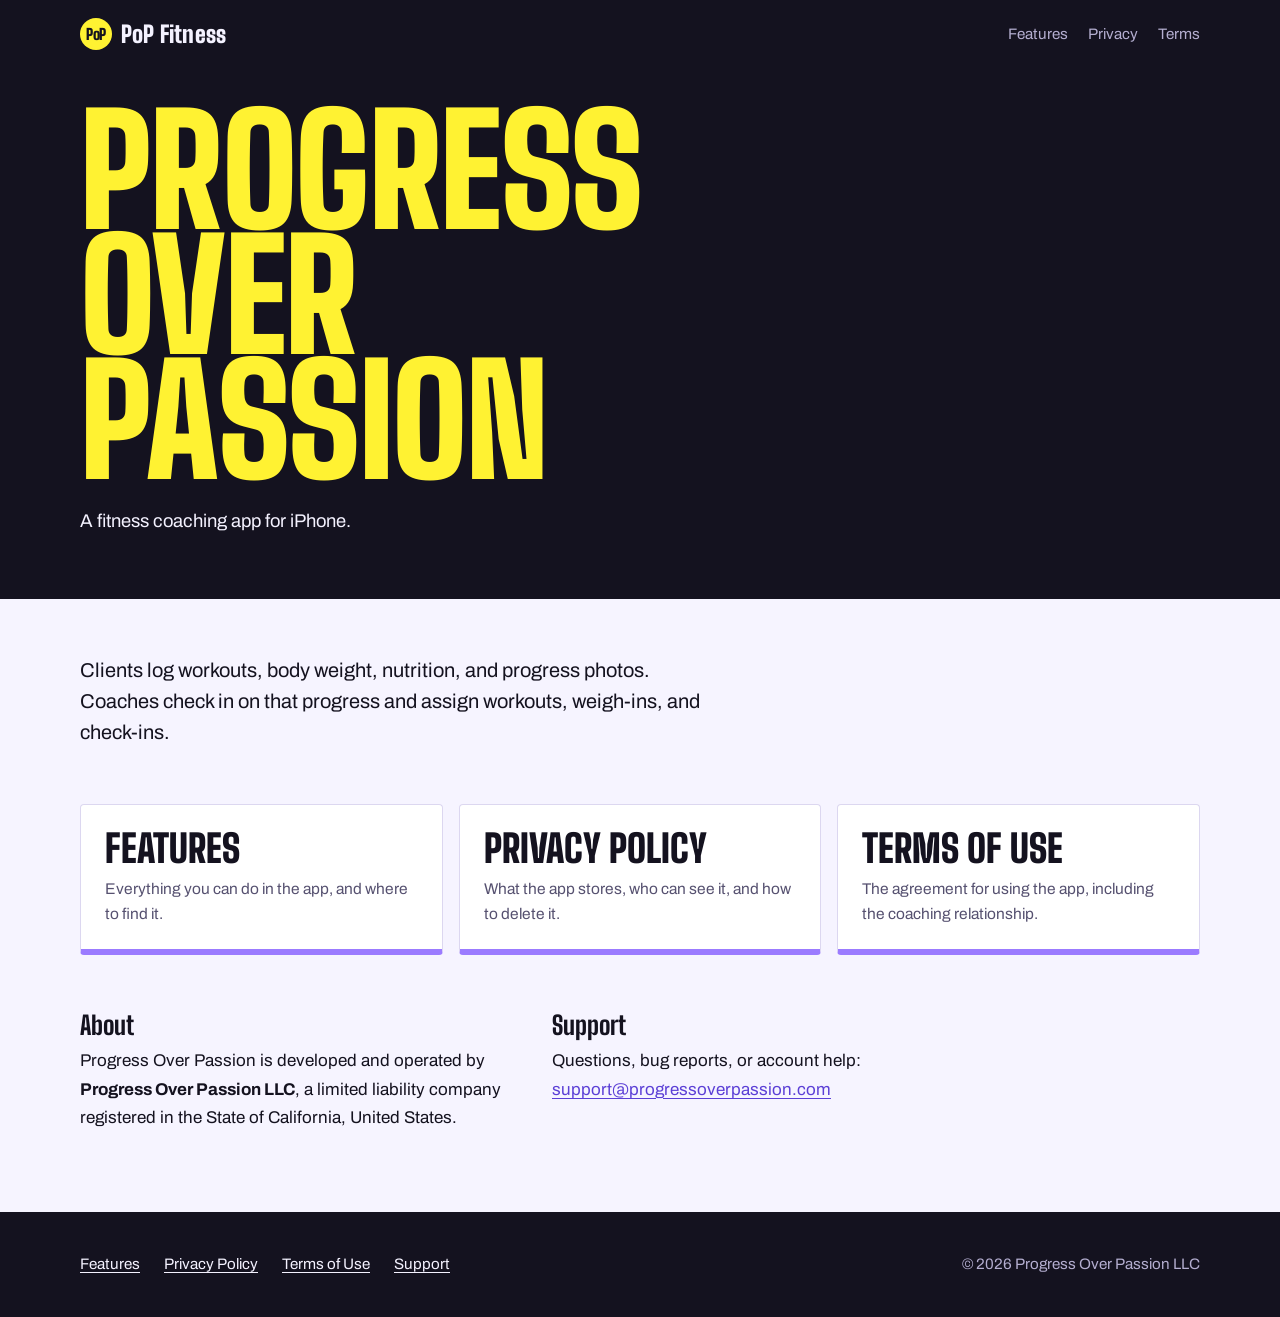
<file: index.html>
<!doctype html>
<html lang="en">
<head>
<meta charset="utf-8">
<meta name="viewport" content="width=device-width, initial-scale=1">
<title>Progress Over Passion</title>
<meta name="description" content="Progress Over Passion is a fitness coaching app for iPhone, from Progress Over Passion LLC.">
<meta name="theme-color" content="#14121f">
<link rel="preconnect" href="https://fonts.googleapis.com">
<link rel="preconnect" href="https://fonts.gstatic.com" crossorigin>
<link rel="stylesheet" href="https://fonts.googleapis.com/css2?family=Archivo:ital,wght@0,400;0,600;1,400&family=Big+Shoulders+Display:wght@700;800;900&display=swap">
<link rel="stylesheet" href="style.css">
</head>
<body class="home">

<header class="masthead">
  <div class="topbar">
    <a class="wordmark" href="index.html" aria-current="page"><span class="plate" aria-hidden="true">PoP</span>PoP Fitness</a>
    <nav aria-label="Site">
      <a href="features.html">Features</a>
      <a href="privacy.html">Privacy</a>
      <a href="terms.html">Terms</a>
    </nav>
  </div>
  <div class="hero">
    <h1><span>Progress</span><span>over</span><span>passion</span></h1>
    <p class="summary">A fitness coaching app for iPhone.</p>
  </div>
</header>

<main class="home-main">
  <p class="intro">Clients log workouts, body weight, nutrition, and progress photos. Coaches check in on that progress and assign workouts, weigh-ins, and check-ins.</p>

  <div class="doors">
    <a class="door" href="features.html">
      <strong>Features</strong>
      <span>Everything you can do in the app, and where to find it.</span>
    </a>
    <a class="door" href="privacy.html">
      <strong>Privacy Policy</strong>
      <span>What the app stores, who can see it, and how to delete it.</span>
    </a>
    <a class="door" href="terms.html">
      <strong>Terms of Use</strong>
      <span>The agreement for using the app, including the coaching relationship.</span>
    </a>
  </div>

  <div class="facts">
    <section>
      <h2>About</h2>
      <p>Progress Over Passion is developed and operated by <strong>Progress Over Passion LLC</strong>, a limited liability company registered in the State of California, United States.</p>
    </section>
    <section>
      <h2>Support</h2>
      <p>Questions, bug reports, or account help: <a href="mailto:support@progressoverpassion.com">support@progressoverpassion.com</a></p>
    </section>
  </div>
</main>

<footer class="footer">
  <div class="footer-inner">
    <nav aria-label="Site">
      <a href="features.html">Features</a>
      <a href="privacy.html">Privacy Policy</a>
      <a href="terms.html">Terms of Use</a>
      <a href="mailto:support@progressoverpassion.com">Support</a>
    </nav>
    <p>&copy; 2026 Progress Over Passion LLC</p>
  </div>
</footer>

</body>
</html>
</file>
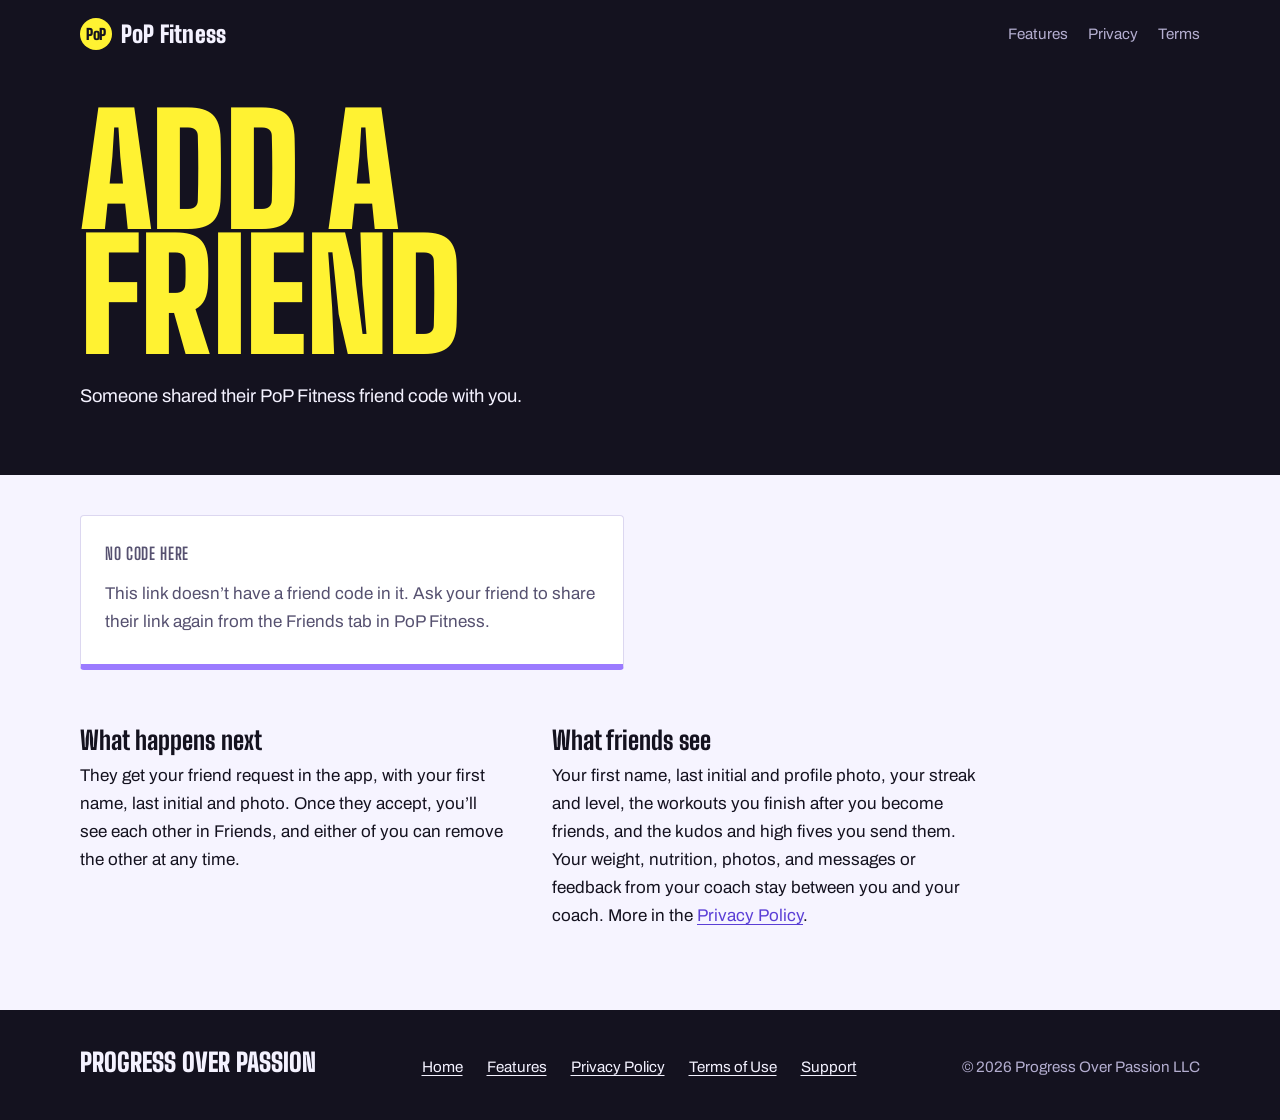
<file: add-friend.html>
<!doctype html>
<html lang="en">
<head>
<meta charset="utf-8">
<meta name="viewport" content="width=device-width, initial-scale=1">
<title>Add a Friend · PoP Fitness</title>
<meta name="description" content="Someone shared their PoP Fitness friend code with you.">
<!-- Each link carries someone's personal code; none of them belong in search results. -->
<meta name="robots" content="noindex">
<meta name="theme-color" content="#14121f">
<link rel="preconnect" href="https://fonts.googleapis.com">
<link rel="preconnect" href="https://fonts.gstatic.com" crossorigin>
<link rel="stylesheet" href="https://fonts.googleapis.com/css2?family=Archivo:ital,wght@0,400;0,600;1,400&family=Big+Shoulders+Display:wght@700;800;900&display=swap">
<link rel="stylesheet" href="style.css">
</head>
<body class="home add-friend">

<header class="masthead">
  <div class="topbar">
    <a class="wordmark" href="index.html"><span class="plate" aria-hidden="true">PoP</span>PoP Fitness</a>
    <nav aria-label="Site">
      <a href="features.html">Features</a>
      <a href="privacy.html">Privacy</a>
      <a href="terms.html">Terms</a>
    </nav>
  </div>
  <div class="hero">
    <h1><span>Add a</span><span>friend</span></h1>
    <p class="summary">Someone shared their PoP Fitness friend code with you.</p>
  </div>
</header>

<main class="home-main">
  <section class="friend-code" id="found" hidden>
    <p class="friend-code-label">Their friend code</p>
    <p class="friend-code-value" id="code"></p>
    <a class="open-app" id="open" href="index.html">Open in PoP Fitness</a>
    <p class="friend-code-help">Or open the app, tap <strong>Add by code</strong> in the Friends tab, and enter the code above.</p>
  </section>

  <section class="friend-code" id="missing">
    <p class="friend-code-label">No code here</p>
    <p class="friend-code-help">This link doesn&rsquo;t have a friend code in it. Ask your friend to share their link again from the Friends tab in PoP Fitness.</p>
  </section>

  <div class="facts">
    <section>
      <h2>What happens next</h2>
      <p>They get your friend request in the app, with your first name, last initial and photo. Once they accept, you&rsquo;ll see each other in Friends, and either of you can remove the other at any time.</p>
    </section>
    <section>
      <h2>What friends see</h2>
      <p>Your first name, last initial and profile photo, your streak and level, the workouts you finish after you become friends, and the kudos and high fives you send them. Your weight, nutrition, photos, and messages or feedback from your coach stay between you and your coach. More in the <a href="privacy.html#s4">Privacy Policy</a>.</p>
    </section>
  </div>
</main>

<footer class="footer">
  <div class="footer-inner">
    <p class="motto">Progress over passion</p>
    <nav aria-label="Site">
      <a href="index.html">Home</a>
      <a href="features.html">Features</a>
      <a href="privacy.html">Privacy Policy</a>
      <a href="terms.html">Terms of Use</a>
      <a href="mailto:support@progressoverpassion.com">Support</a>
    </nav>
    <p>&copy; 2026 Progress Over Passion LLC</p>
  </div>
</footer>

<script>
  // Reads ?code= and shows it the way the app does (K7M2-QX9P). The alphabet
  // matches the app's: no 0/O, 1/I/L or U. Anything else shows the "No code
  // here" box instead, which is also what shows with scripts turned off.
  (function () {
    var raw = new URLSearchParams(window.location.search).get("code") || "";
    var code = raw.replace(/[^0-9a-z]/gi, "").toUpperCase();
    if (!/^[23456789ABCDEFGHJKMNPQRSTVWXYZ]{8}$/.test(code)) return;
    document.getElementById("code").textContent = code.slice(0, 4) + "-" + code.slice(4);
    document.getElementById("open").href = "popfitness://add-friend?code=" + code;
    document.getElementById("found").hidden = false;
    document.getElementById("missing").hidden = true;
  })();
</script>
</body>
</html>
</file>
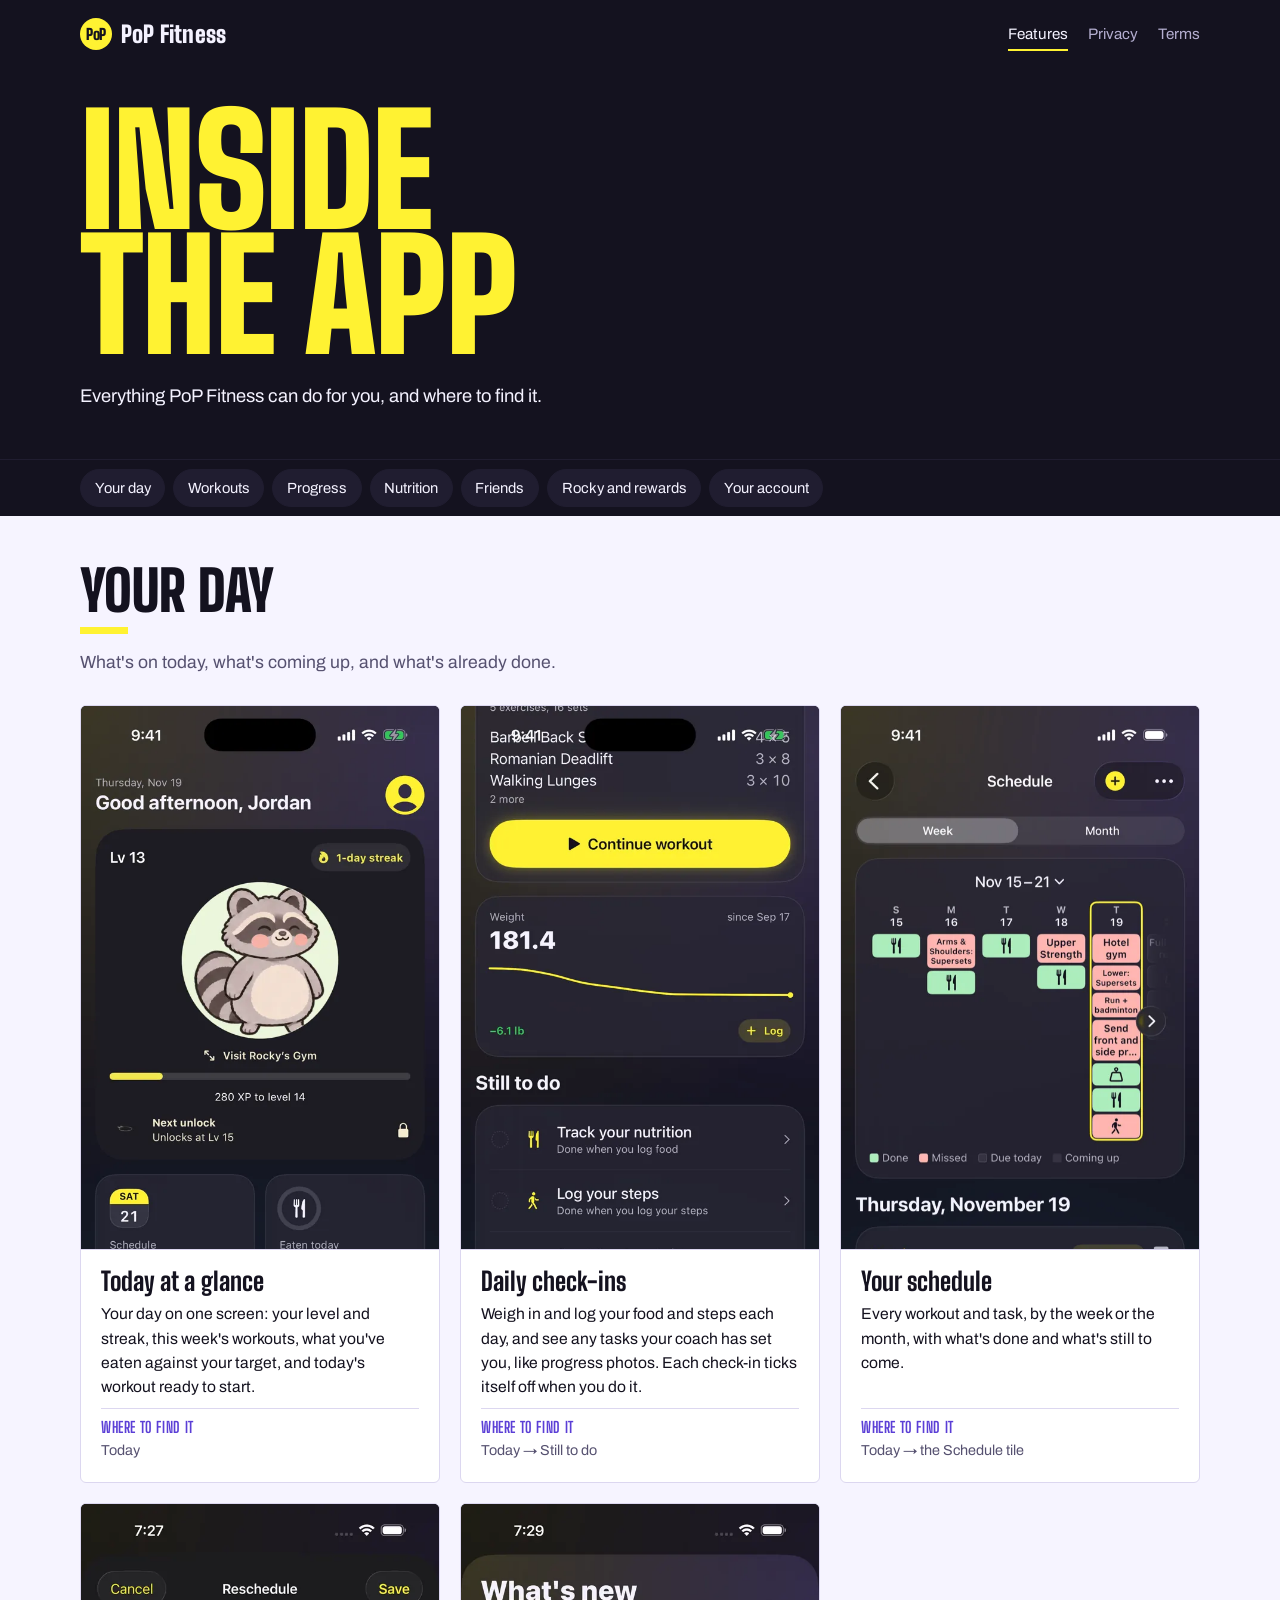
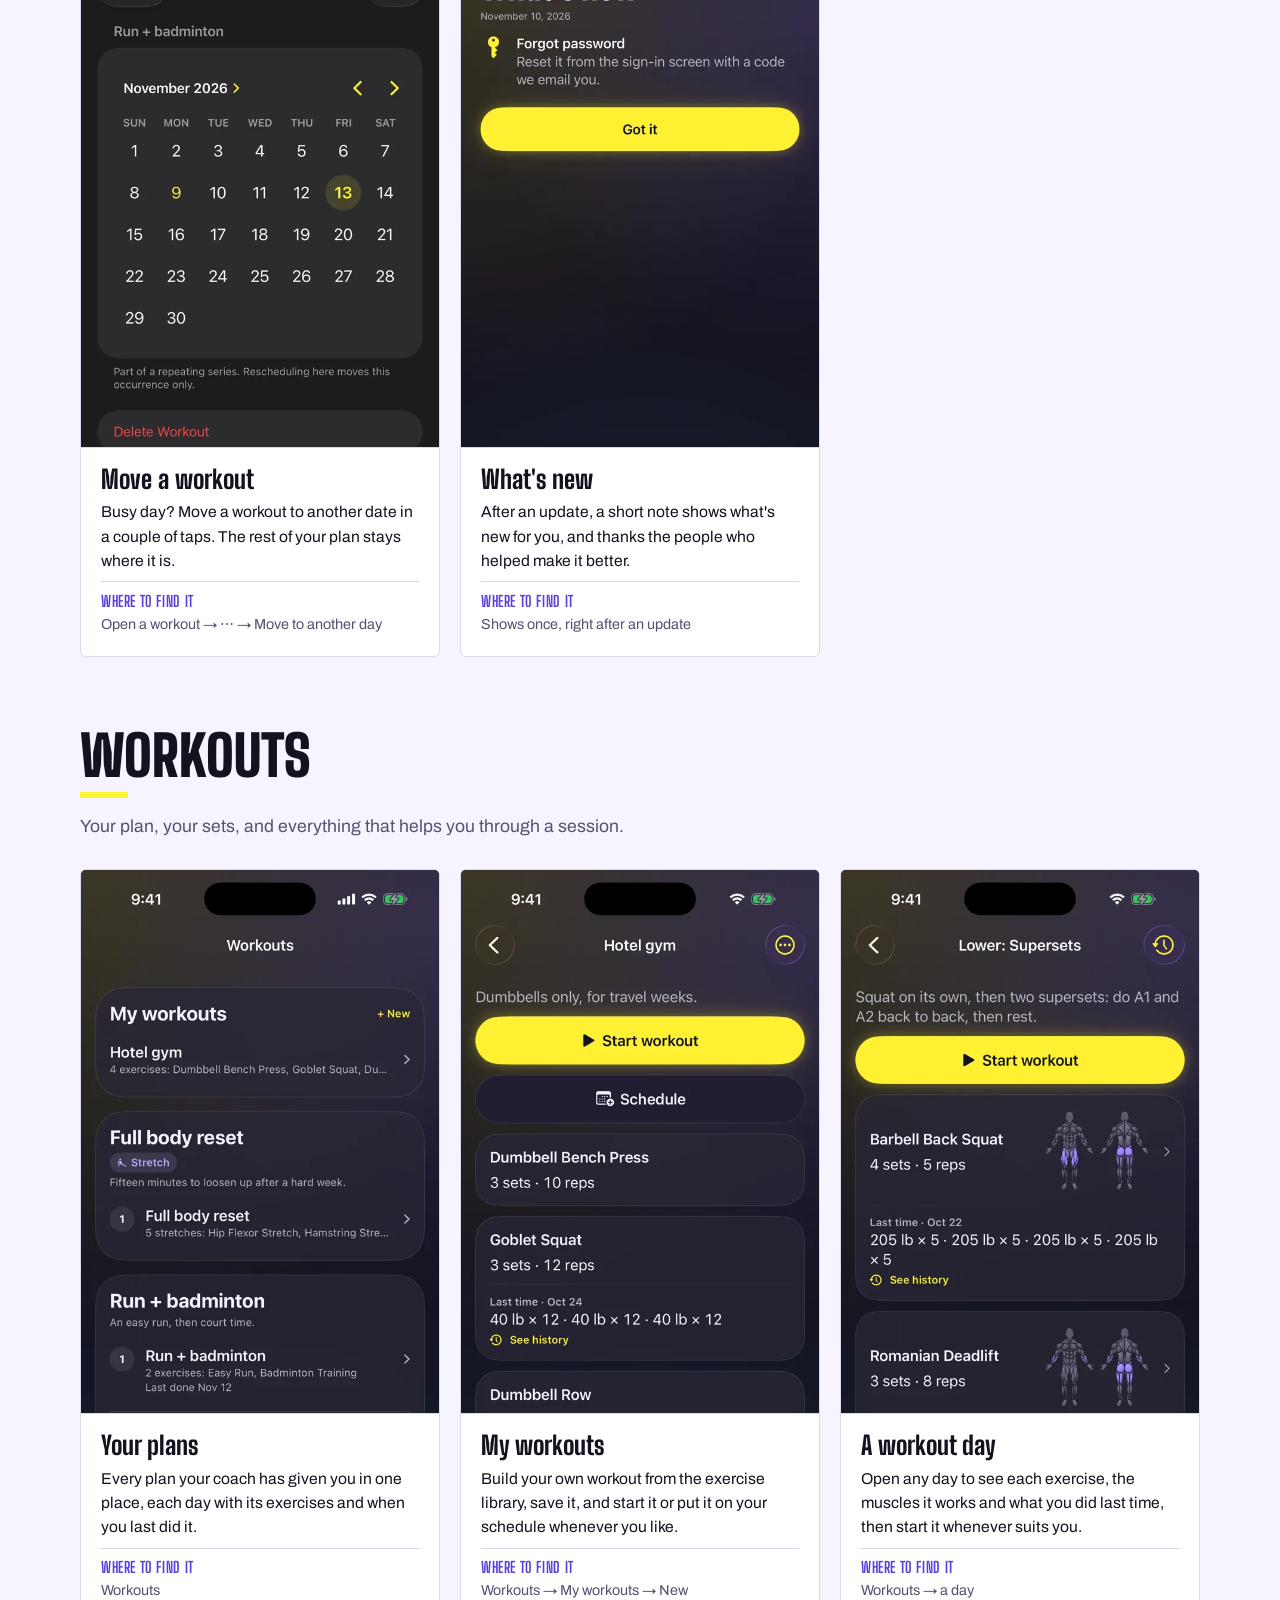
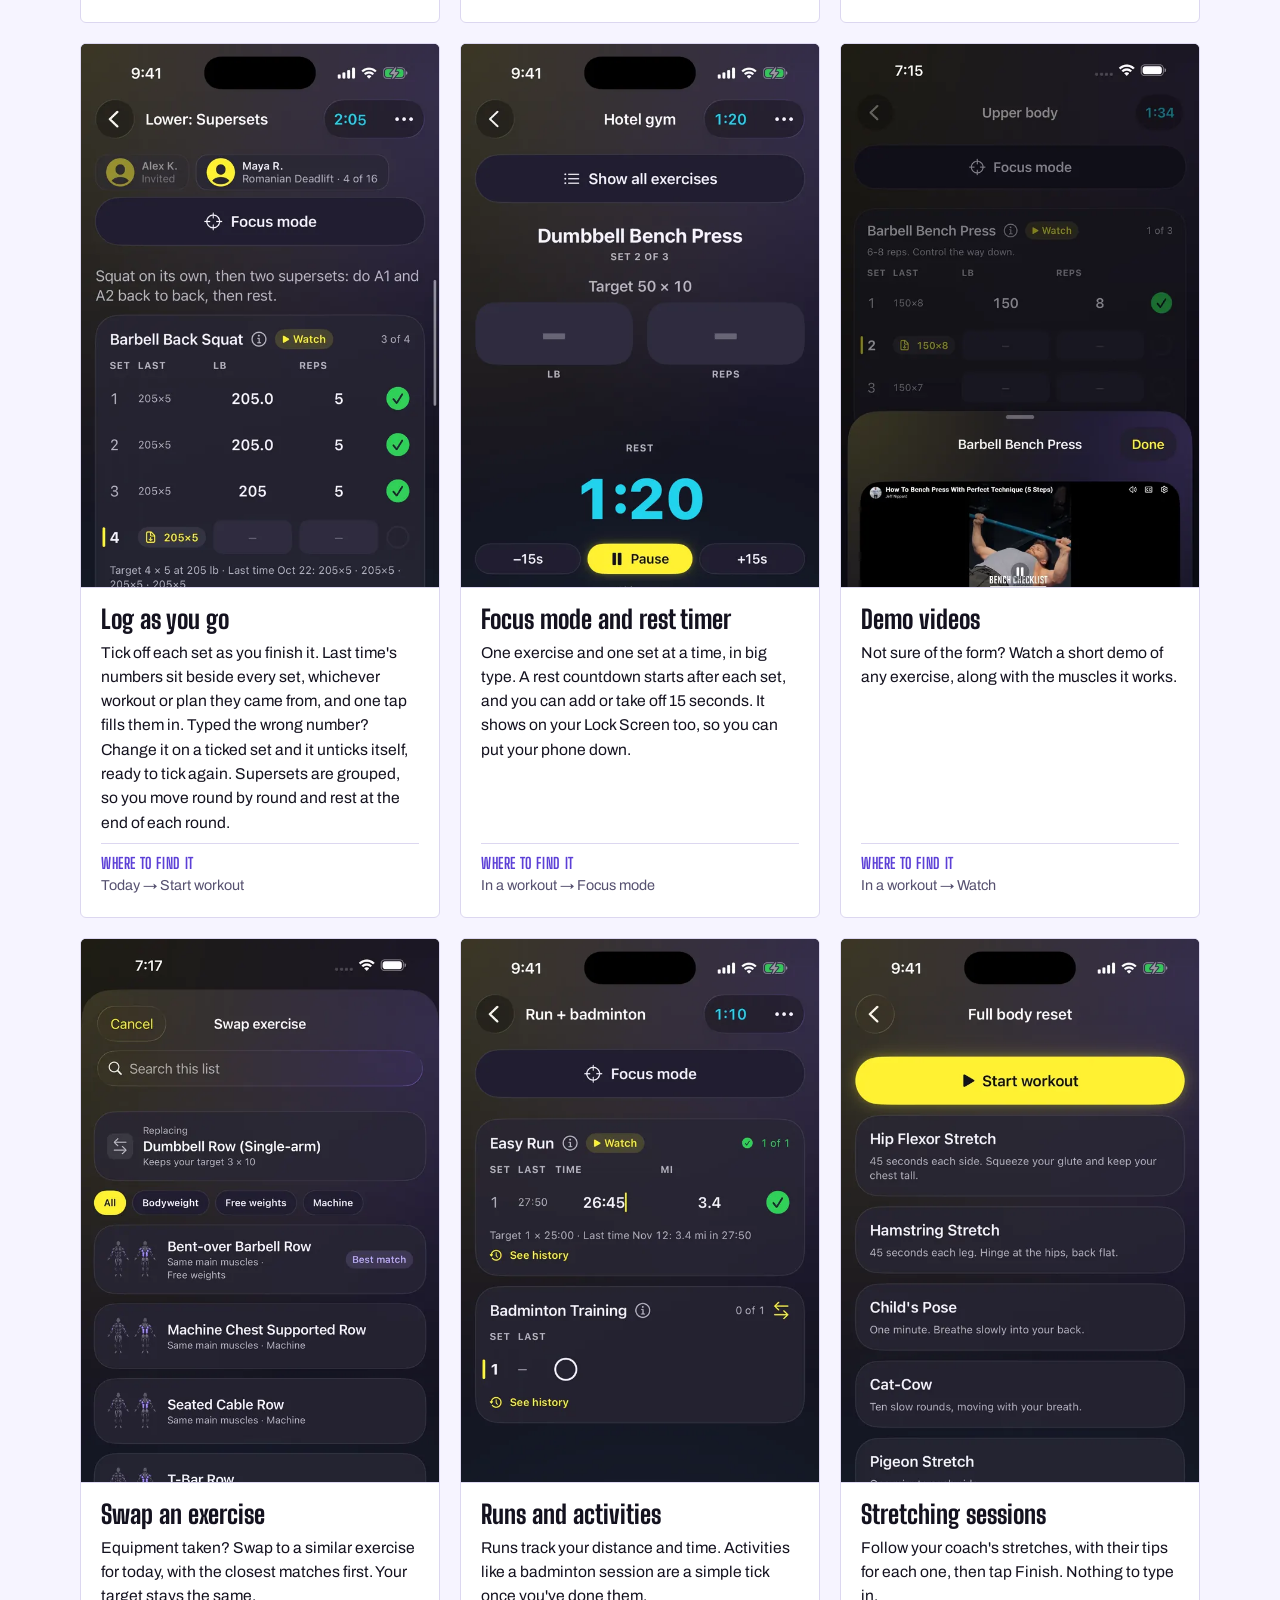
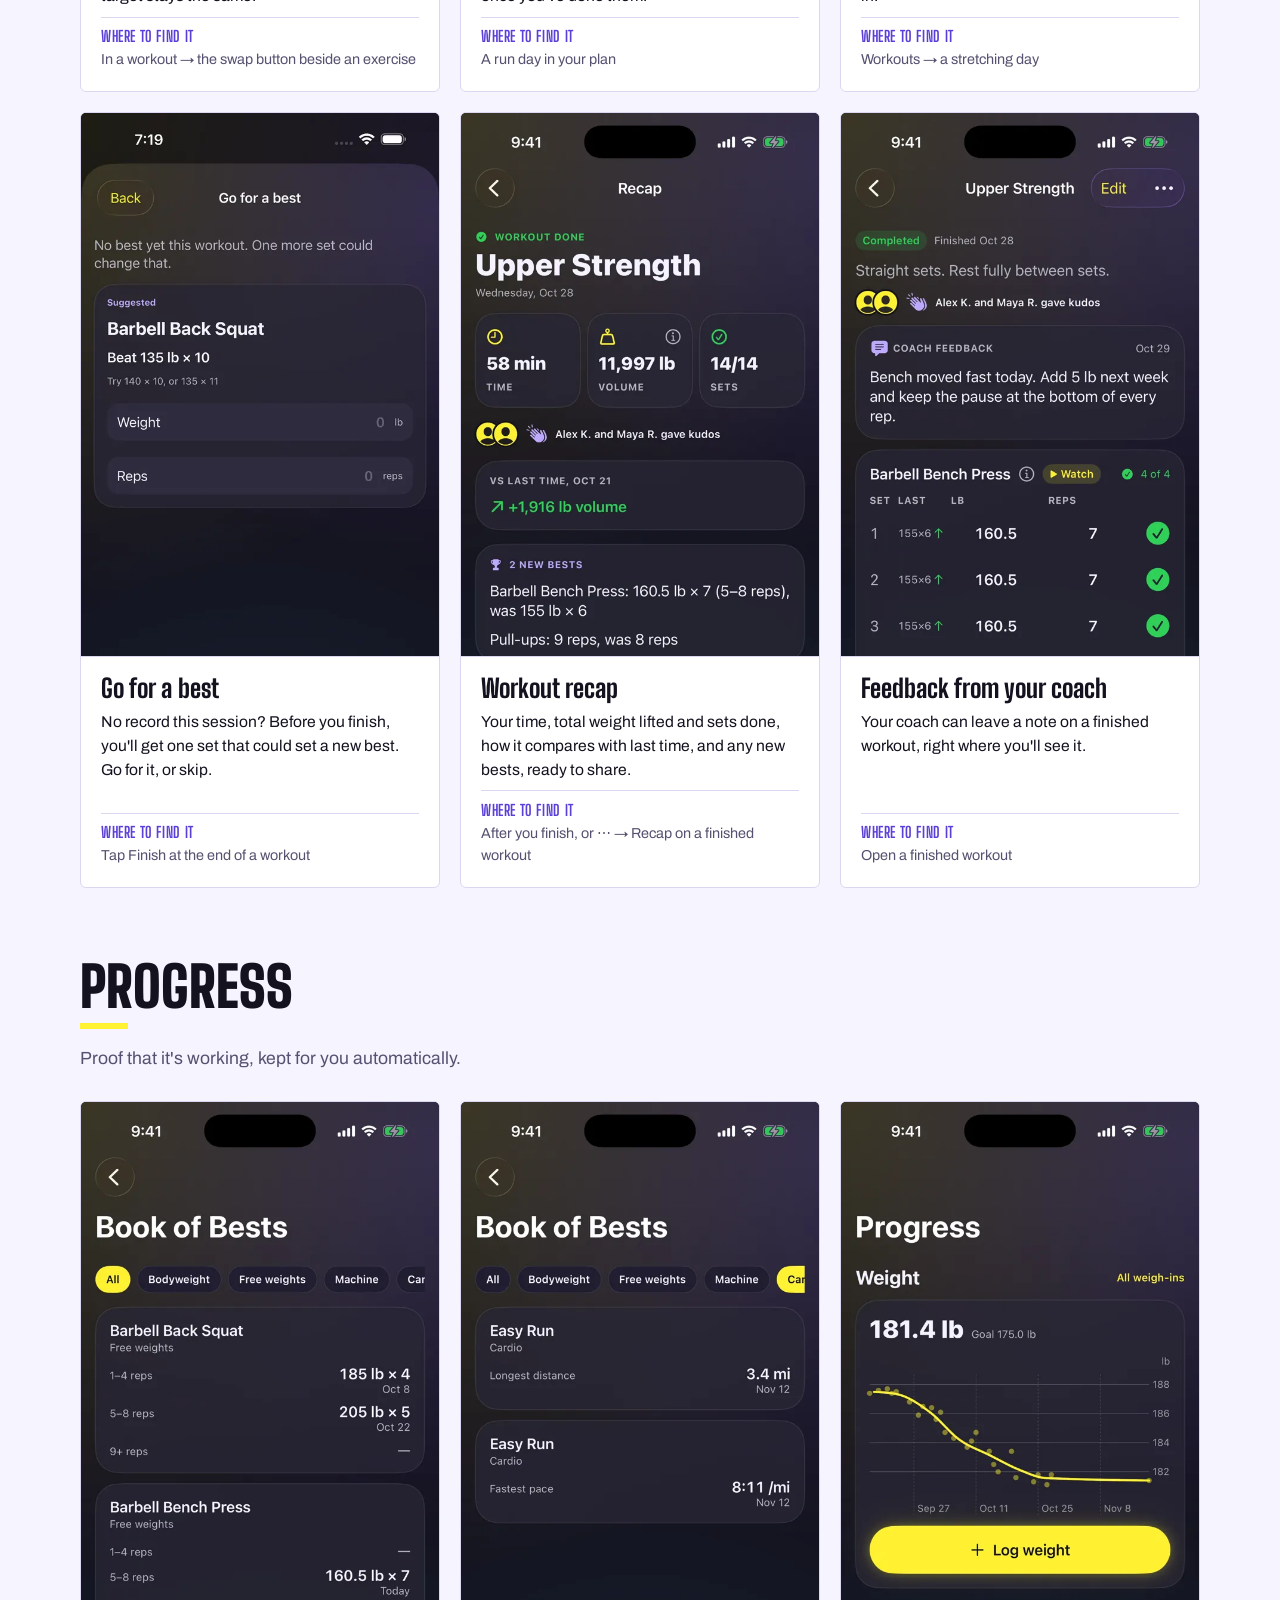
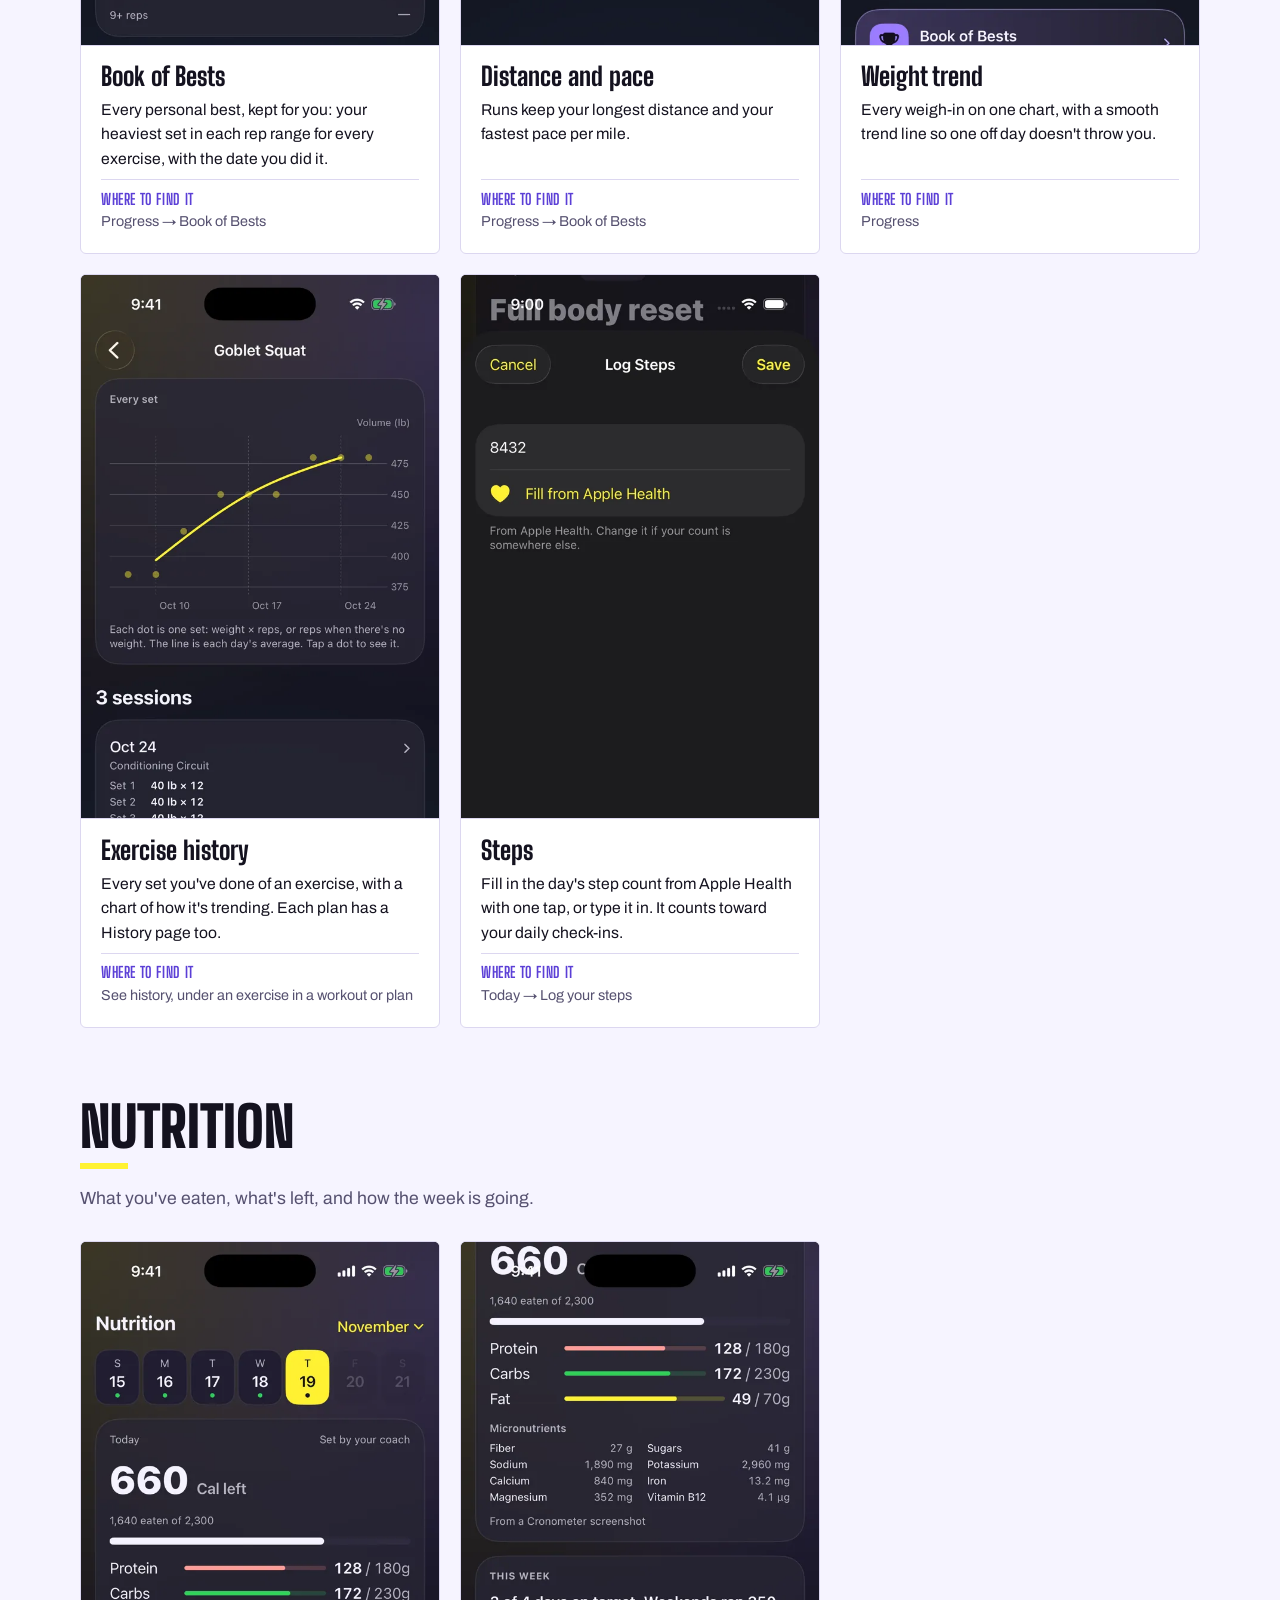
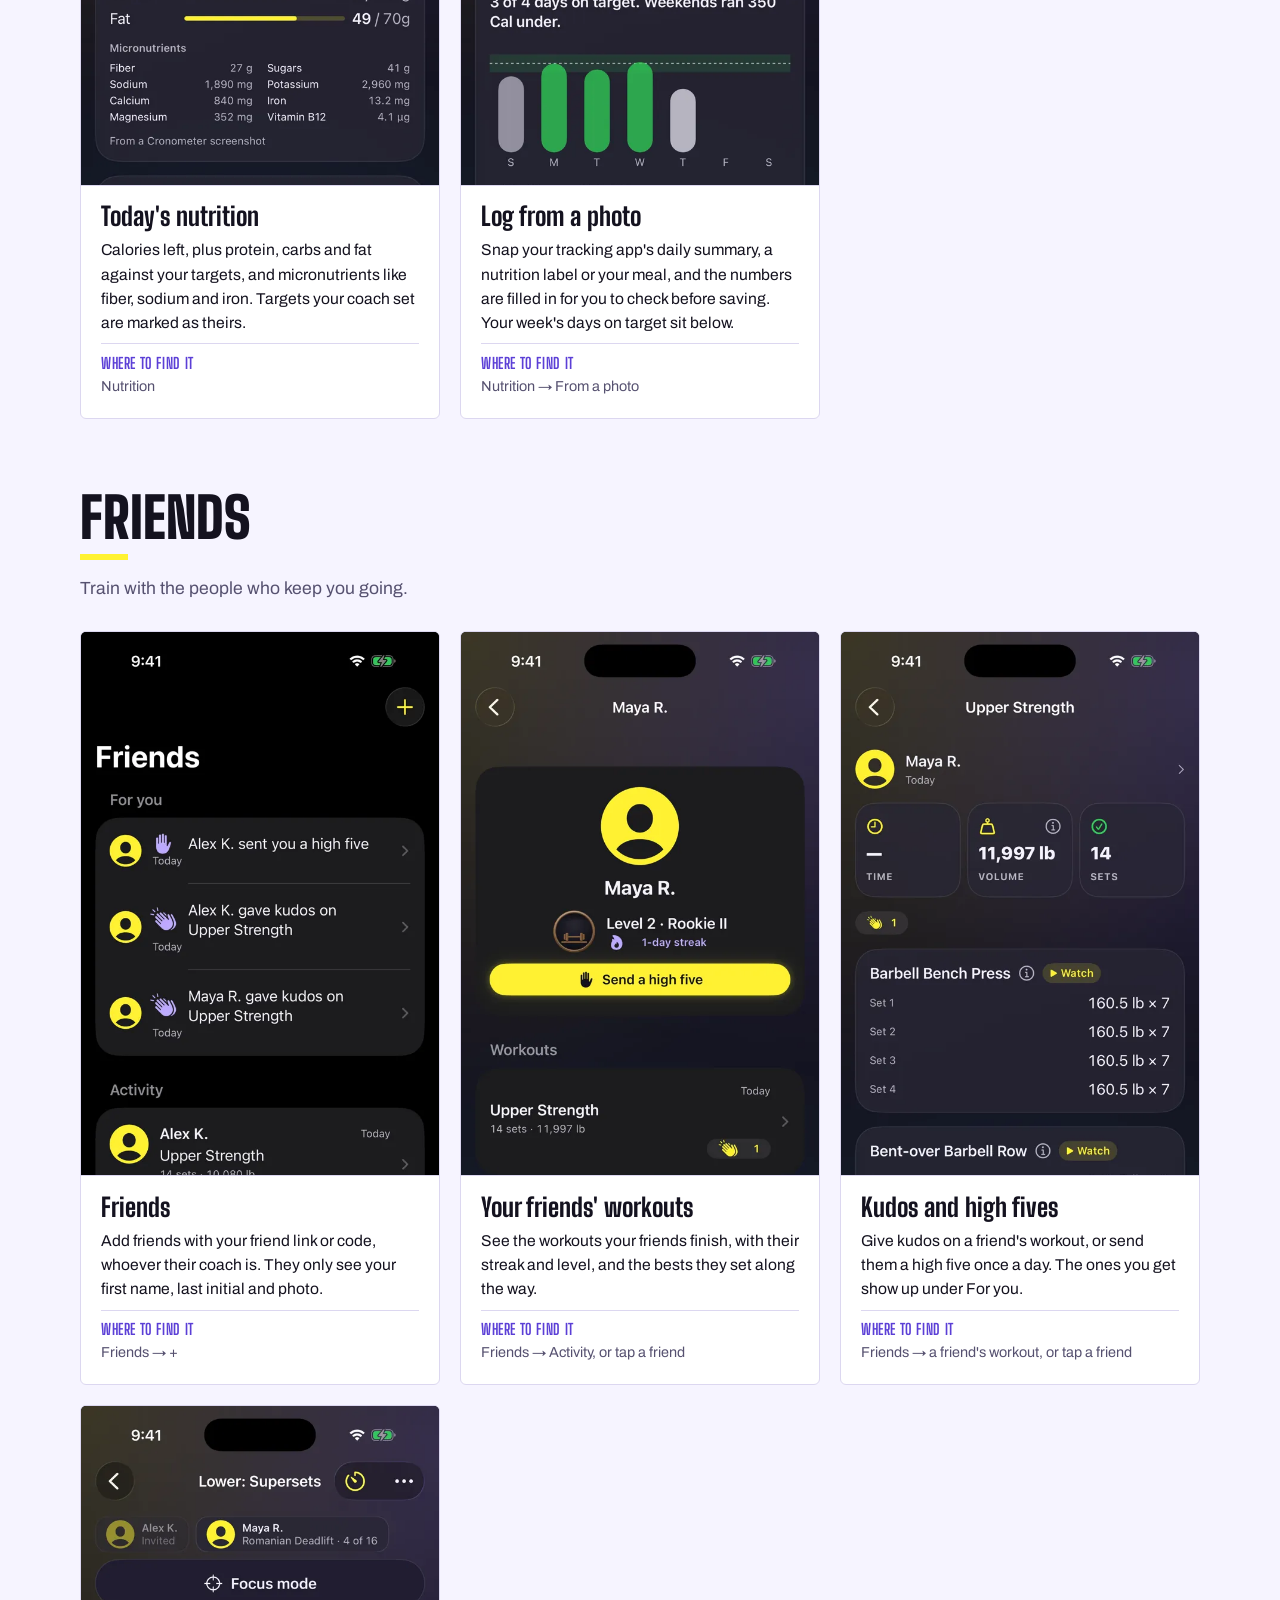
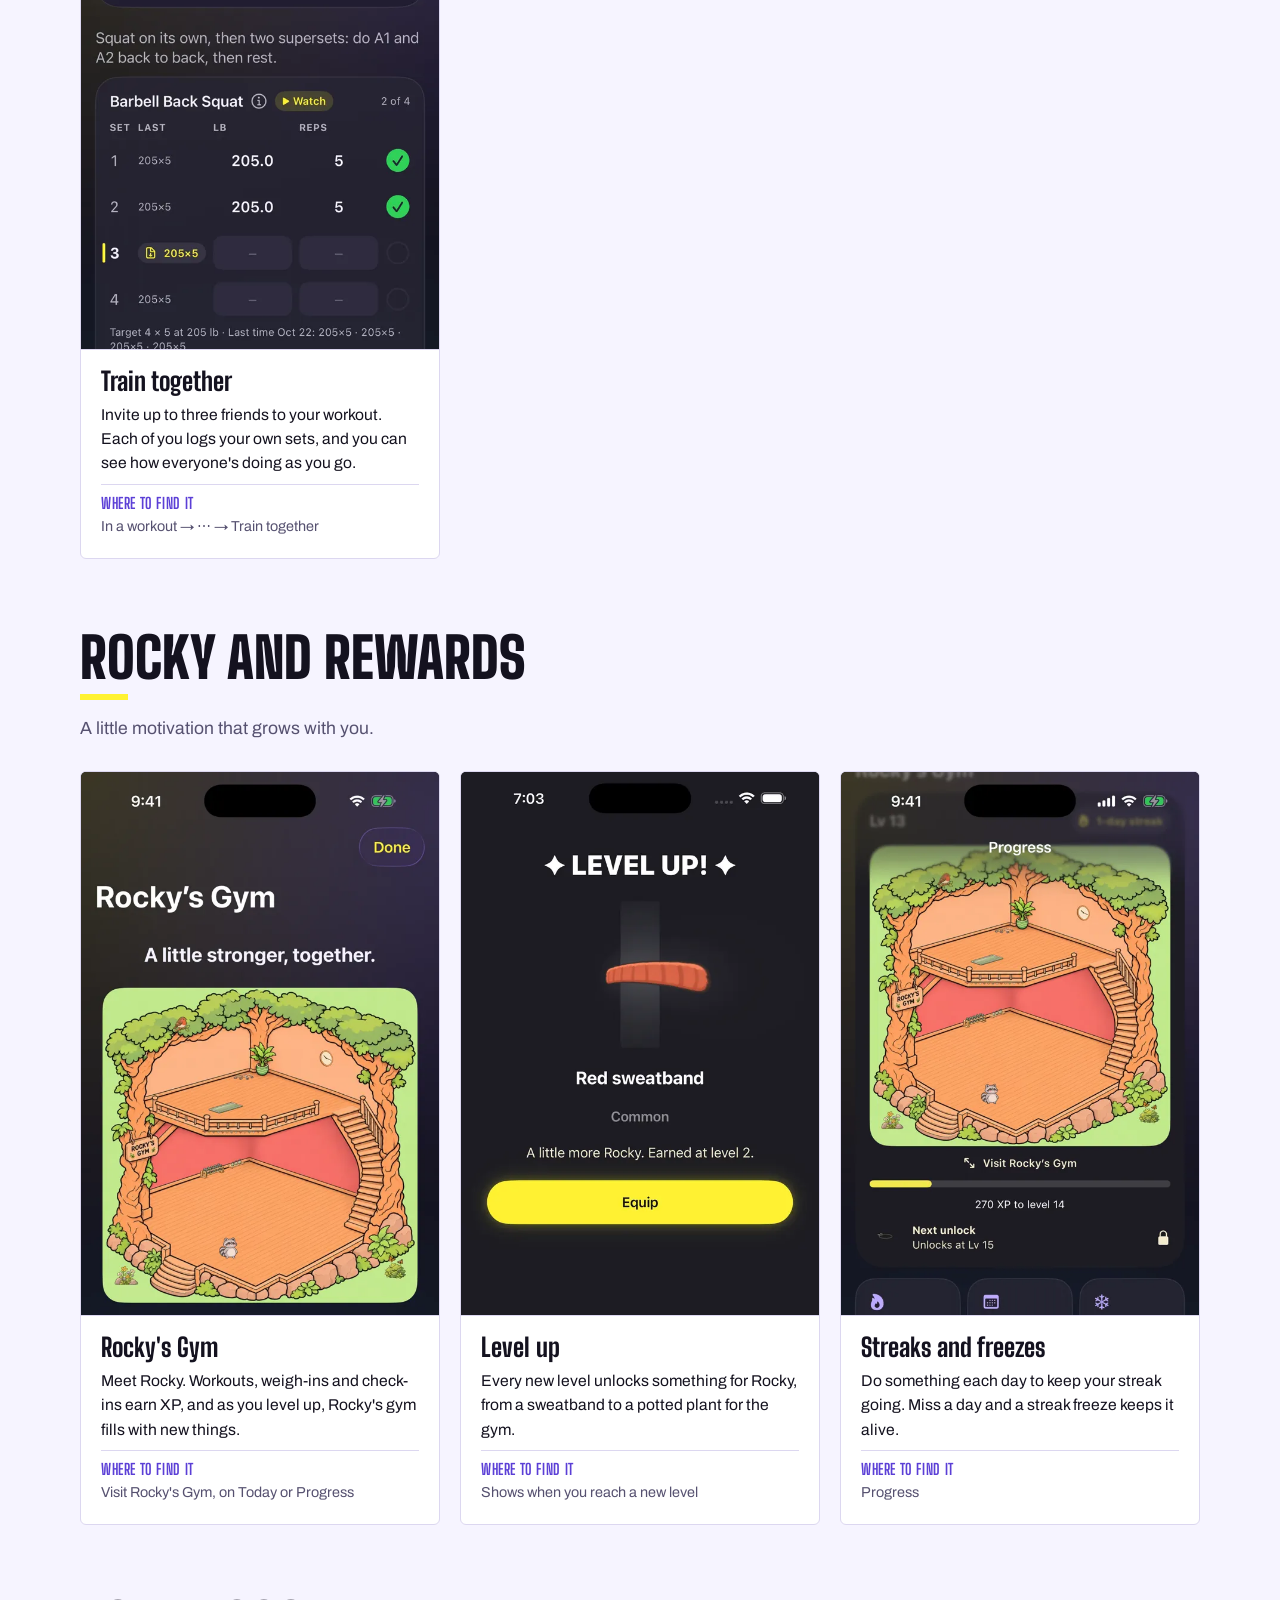
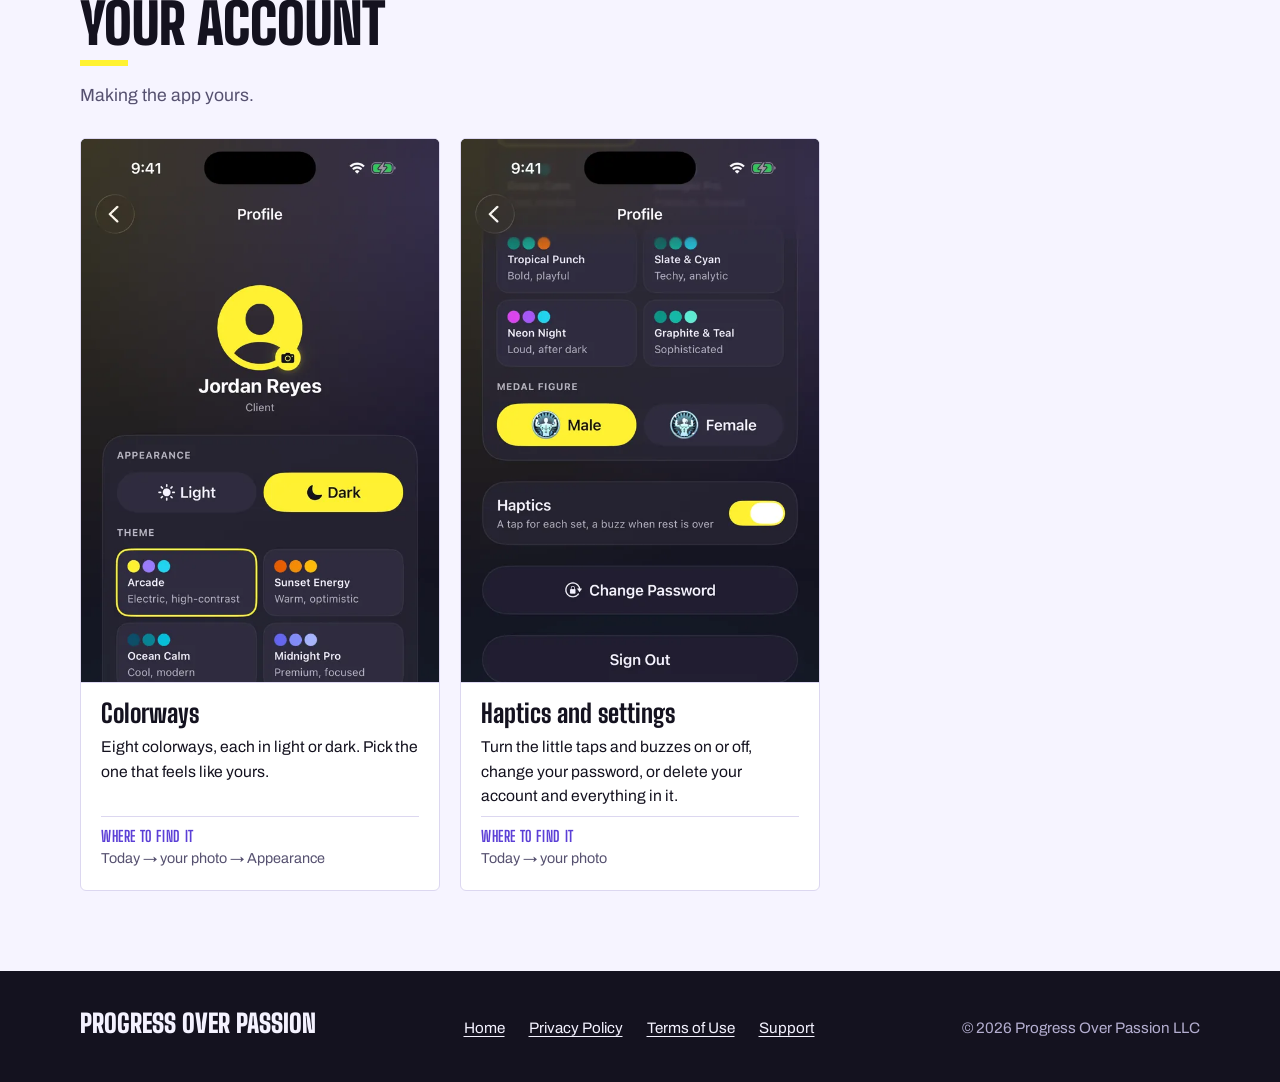
<file: features.html>
<!doctype html>
<html lang="en">
<head>
<meta charset="utf-8">
<meta name="viewport" content="width=device-width, initial-scale=1">
<title>Features — PoP Fitness</title>
<meta name="description" content="Everything you can do in PoP Fitness, the coaching app from Progress Over Passion, and where to find it.">
<meta name="theme-color" content="#14121f">
<link rel="preconnect" href="https://fonts.googleapis.com">
<link rel="preconnect" href="https://fonts.gstatic.com" crossorigin>
<link rel="stylesheet" href="https://fonts.googleapis.com/css2?family=Archivo:ital,wght@0,400;0,600;1,400&family=Big+Shoulders+Display:wght@700;800;900&display=swap">
<link rel="stylesheet" href="style.css">
</head>
<body class="features">

<a class="skip" href="#content">Skip to the features</a>

<header class="masthead">
  <div class="topbar">
    <a class="wordmark" href="index.html"><span class="plate" aria-hidden="true">PoP</span>PoP Fitness</a>
    <nav aria-label="Site">
      <a href="features.html" aria-current="page">Features</a>
      <a href="privacy.html">Privacy</a>
      <a href="terms.html">Terms</a>
    </nav>
  </div>
  <div class="hero">
    <h1><span>Inside</span><span>the app</span></h1>
    <p class="summary">Everything PoP Fitness can do for you, and where to find it.</p>
  </div>
</header>

<nav class="jump" aria-label="Feature sections">
  <div class="jump-inner">
      <a href="#today">Your day</a>
      <a href="#workouts">Workouts</a>
      <a href="#progress">Progress</a>
      <a href="#nutrition">Nutrition</a>
      <a href="#friends">Friends</a>
      <a href="#rocky">Rocky and rewards</a>
      <a href="#account">Your account</a>
  </div>
</nav>

<main class="features-main" id="content">
  <section class="feature-group" id="today" aria-labelledby="today-title">
    <div class="group-head">
      <h2 id="today-title">Your day</h2>
      <p>What&#x27;s on today, what&#x27;s coming up, and what&#x27;s already done.</p>
    </div>
    <div class="feature-grid">
      <article class="feature">
        <img src="img/features/today.webp" width="600" height="1304" loading="lazy" decoding="async" alt="Today at a glance in the PoP Fitness app">
        <div class="feature-text">
          <h3>Today at a glance</h3>
          <p>Your day on one screen: your level and streak, this week&#x27;s workouts, what you&#x27;ve eaten against your target, and today&#x27;s workout ready to start.</p>
          <p class="where"><span>Where to find it</span>Today</p>
        </div>
      </article>
      <article class="feature">
        <img src="img/features/check-ins.webp" width="600" height="1304" loading="lazy" decoding="async" alt="Daily check-ins in the PoP Fitness app">
        <div class="feature-text">
          <h3>Daily check-ins</h3>
          <p>Weigh in and log your food and steps each day, and see any tasks your coach has set you, like progress photos. Each check-in ticks itself off when you do it.</p>
          <p class="where"><span>Where to find it</span>Today → Still to do</p>
        </div>
      </article>
      <article class="feature">
        <img src="img/features/schedule.webp" width="600" height="1304" loading="lazy" decoding="async" alt="Your schedule in the PoP Fitness app">
        <div class="feature-text">
          <h3>Your schedule</h3>
          <p>Every workout and task, by the week or the month, with what&#x27;s done and what&#x27;s still to come.</p>
          <p class="where"><span>Where to find it</span>Today → the Schedule tile</p>
        </div>
      </article>
      <article class="feature">
        <img src="img/features/reschedule.webp" width="600" height="1304" loading="lazy" decoding="async" alt="Move a workout in the PoP Fitness app">
        <div class="feature-text">
          <h3>Move a workout</h3>
          <p>Busy day? Move a workout to another date in a couple of taps. The rest of your plan stays where it is.</p>
          <p class="where"><span>Where to find it</span>Open a workout → ⋯ → Move to another day</p>
        </div>
      </article>
      <article class="feature">
        <img src="img/features/whats-new.webp" width="600" height="1304" loading="lazy" decoding="async" alt="What&#x27;s new in the PoP Fitness app">
        <div class="feature-text">
          <h3>What&#x27;s new</h3>
          <p>After an update, a short note shows what&#x27;s new for you, and thanks the people who helped make it better.</p>
          <p class="where"><span>Where to find it</span>Shows once, right after an update</p>
        </div>
      </article>
    </div>
  </section>
  <section class="feature-group" id="workouts" aria-labelledby="workouts-title">
    <div class="group-head">
      <h2 id="workouts-title">Workouts</h2>
      <p>Your plan, your sets, and everything that helps you through a session.</p>
    </div>
    <div class="feature-grid">
      <article class="feature">
        <img src="img/features/all-plans.webp" width="600" height="1304" loading="lazy" decoding="async" alt="Your plans in the PoP Fitness app">
        <div class="feature-text">
          <h3>Your plans</h3>
          <p>Every plan your coach has given you in one place, each day with its exercises and when you last did it.</p>
          <p class="where"><span>Where to find it</span>Workouts</p>
        </div>
      </article>
      <article class="feature">
        <img src="img/features/my-workouts.webp" width="600" height="1304" loading="lazy" decoding="async" alt="My workouts in the PoP Fitness app">
        <div class="feature-text">
          <h3>My workouts</h3>
          <p>Build your own workout from the exercise library, save it, and start it or put it on your schedule whenever you like.</p>
          <p class="where"><span>Where to find it</span>Workouts → My workouts → New</p>
        </div>
      </article>
      <article class="feature">
        <img src="img/features/plan-day.webp" width="600" height="1304" loading="lazy" decoding="async" alt="A workout day in the PoP Fitness app">
        <div class="feature-text">
          <h3>A workout day</h3>
          <p>Open any day to see each exercise, the muscles it works and what you did last time, then start it whenever suits you.</p>
          <p class="where"><span>Where to find it</span>Workouts → a day</p>
        </div>
      </article>
      <article class="feature">
        <img src="img/features/logging.webp" width="600" height="1304" loading="lazy" decoding="async" alt="Log as you go in the PoP Fitness app">
        <div class="feature-text">
          <h3>Log as you go</h3>
          <p>Tick off each set as you finish it. Last time&#x27;s numbers sit beside every set, whichever workout or plan they came from, and one tap fills them in. Typed the wrong number? Change it on a ticked set and it unticks itself, ready to tick again. Supersets are grouped, so you move round by round and rest at the end of each round.</p>
          <p class="where"><span>Where to find it</span>Today → Start workout</p>
        </div>
      </article>
      <article class="feature">
        <img src="img/features/focus.webp" width="600" height="1304" loading="lazy" decoding="async" alt="Focus mode and rest timer in the PoP Fitness app">
        <div class="feature-text">
          <h3>Focus mode and rest timer</h3>
          <p>One exercise and one set at a time, in big type. A rest countdown starts after each set, and you can add or take off 15 seconds. It shows on your Lock Screen too, so you can put your phone down.</p>
          <p class="where"><span>Where to find it</span>In a workout → Focus mode</p>
        </div>
      </article>
      <article class="feature">
        <img src="img/features/demo-video.webp" width="600" height="1304" loading="lazy" decoding="async" alt="Demo videos in the PoP Fitness app">
        <div class="feature-text">
          <h3>Demo videos</h3>
          <p>Not sure of the form? Watch a short demo of any exercise, along with the muscles it works.</p>
          <p class="where"><span>Where to find it</span>In a workout → Watch</p>
        </div>
      </article>
      <article class="feature">
        <img src="img/features/swap.webp" width="600" height="1304" loading="lazy" decoding="async" alt="Swap an exercise in the PoP Fitness app">
        <div class="feature-text">
          <h3>Swap an exercise</h3>
          <p>Equipment taken? Swap to a similar exercise for today, with the closest matches first. Your target stays the same.</p>
          <p class="where"><span>Where to find it</span>In a workout → the swap button beside an exercise</p>
        </div>
      </article>
      <article class="feature">
        <img src="img/features/check-off.webp" width="600" height="1304" loading="lazy" decoding="async" alt="Runs and activities in the PoP Fitness app">
        <div class="feature-text">
          <h3>Runs and activities</h3>
          <p>Runs track your distance and time. Activities like a badminton session are a simple tick once you&#x27;ve done them.</p>
          <p class="where"><span>Where to find it</span>A run day in your plan</p>
        </div>
      </article>
      <article class="feature">
        <img src="img/features/stretch.webp" width="600" height="1304" loading="lazy" decoding="async" alt="Stretching sessions in the PoP Fitness app">
        <div class="feature-text">
          <h3>Stretching sessions</h3>
          <p>Follow your coach&#x27;s stretches, with their tips for each one, then tap Finish. Nothing to type in.</p>
          <p class="where"><span>Where to find it</span>Workouts → a stretching day</p>
        </div>
      </article>
      <article class="feature">
        <img src="img/features/finish-challenge.webp" width="600" height="1304" loading="lazy" decoding="async" alt="Go for a best in the PoP Fitness app">
        <div class="feature-text">
          <h3>Go for a best</h3>
          <p>No record this session? Before you finish, you&#x27;ll get one set that could set a new best. Go for it, or skip.</p>
          <p class="where"><span>Where to find it</span>Tap Finish at the end of a workout</p>
        </div>
      </article>
      <article class="feature">
        <img src="img/features/recap.webp" width="600" height="1304" loading="lazy" decoding="async" alt="Workout recap in the PoP Fitness app">
        <div class="feature-text">
          <h3>Workout recap</h3>
          <p>Your time, total weight lifted and sets done, how it compares with last time, and any new bests, ready to share.</p>
          <p class="where"><span>Where to find it</span>After you finish, or ⋯ → Recap on a finished workout</p>
        </div>
      </article>
      <article class="feature">
        <img src="img/features/coach-feedback.webp" width="600" height="1304" loading="lazy" decoding="async" alt="Feedback from your coach in the PoP Fitness app">
        <div class="feature-text">
          <h3>Feedback from your coach</h3>
          <p>Your coach can leave a note on a finished workout, right where you&#x27;ll see it.</p>
          <p class="where"><span>Where to find it</span>Open a finished workout</p>
        </div>
      </article>
    </div>
  </section>
  <section class="feature-group" id="progress" aria-labelledby="progress-title">
    <div class="group-head">
      <h2 id="progress-title">Progress</h2>
      <p>Proof that it&#x27;s working, kept for you automatically.</p>
    </div>
    <div class="feature-grid">
      <article class="feature">
        <img src="img/features/book-of-bests.webp" width="600" height="1304" loading="lazy" decoding="async" alt="Book of Bests in the PoP Fitness app">
        <div class="feature-text">
          <h3>Book of Bests</h3>
          <p>Every personal best, kept for you: your heaviest set in each rep range for every exercise, with the date you did it.</p>
          <p class="where"><span>Where to find it</span>Progress → Book of Bests</p>
        </div>
      </article>
      <article class="feature">
        <img src="img/features/bests-run.webp" width="600" height="1304" loading="lazy" decoding="async" alt="Distance and pace in the PoP Fitness app">
        <div class="feature-text">
          <h3>Distance and pace</h3>
          <p>Runs keep your longest distance and your fastest pace per mile.</p>
          <p class="where"><span>Where to find it</span>Progress → Book of Bests</p>
        </div>
      </article>
      <article class="feature">
        <img src="img/features/weight.webp" width="600" height="1304" loading="lazy" decoding="async" alt="Weight trend in the PoP Fitness app">
        <div class="feature-text">
          <h3>Weight trend</h3>
          <p>Every weigh-in on one chart, with a smooth trend line so one off day doesn&#x27;t throw you.</p>
          <p class="where"><span>Where to find it</span>Progress</p>
        </div>
      </article>
      <article class="feature">
        <img src="img/features/exercise-history.webp" width="600" height="1304" loading="lazy" decoding="async" alt="Exercise history in the PoP Fitness app">
        <div class="feature-text">
          <h3>Exercise history</h3>
          <p>Every set you&#x27;ve done of an exercise, with a chart of how it&#x27;s trending. Each plan has a History page too.</p>
          <p class="where"><span>Where to find it</span>See history, under an exercise in a workout or plan</p>
        </div>
      </article>
      <article class="feature">
        <img src="img/features/steps.webp" width="600" height="1304" loading="lazy" decoding="async" alt="Steps in the PoP Fitness app">
        <div class="feature-text">
          <h3>Steps</h3>
          <p>Fill in the day&#x27;s step count from Apple Health with one tap, or type it in. It counts toward your daily check-ins.</p>
          <p class="where"><span>Where to find it</span>Today → Log your steps</p>
        </div>
      </article>
    </div>
  </section>
  <section class="feature-group" id="nutrition" aria-labelledby="nutrition-title">
    <div class="group-head">
      <h2 id="nutrition-title">Nutrition</h2>
      <p>What you&#x27;ve eaten, what&#x27;s left, and how the week is going.</p>
    </div>
    <div class="feature-grid">
      <article class="feature">
        <img src="img/features/nutrition.webp" width="600" height="1304" loading="lazy" decoding="async" alt="Today&#x27;s nutrition in the PoP Fitness app">
        <div class="feature-text">
          <h3>Today&#x27;s nutrition</h3>
          <p>Calories left, plus protein, carbs and fat against your targets, and micronutrients like fiber, sodium and iron. Targets your coach set are marked as theirs.</p>
          <p class="where"><span>Where to find it</span>Nutrition</p>
        </div>
      </article>
      <article class="feature">
        <img src="img/features/nutrition-photo.webp" width="600" height="1304" loading="lazy" decoding="async" alt="Log from a photo in the PoP Fitness app">
        <div class="feature-text">
          <h3>Log from a photo</h3>
          <p>Snap your tracking app&#x27;s daily summary, a nutrition label or your meal, and the numbers are filled in for you to check before saving. Your week&#x27;s days on target sit below.</p>
          <p class="where"><span>Where to find it</span>Nutrition → From a photo</p>
        </div>
      </article>
    </div>
  </section>
  <section class="feature-group" id="friends" aria-labelledby="friends-title">
    <div class="group-head">
      <h2 id="friends-title">Friends</h2>
      <p>Train with the people who keep you going.</p>
    </div>
    <div class="feature-grid">
      <article class="feature">
        <img src="img/features/friends.webp" width="600" height="1304" loading="lazy" decoding="async" alt="Friends in the PoP Fitness app">
        <div class="feature-text">
          <h3>Friends</h3>
          <p>Add friends with your friend link or code, whoever their coach is. They only see your first name, last initial and photo.</p>
          <p class="where"><span>Where to find it</span>Friends → +</p>
        </div>
      </article>
      <article class="feature">
        <img src="img/features/friend-activity.webp" width="600" height="1304" loading="lazy" decoding="async" alt="Your friends&#x27; workouts in the PoP Fitness app">
        <div class="feature-text">
          <h3>Your friends&#x27; workouts</h3>
          <p>See the workouts your friends finish, with their streak and level, and the bests they set along the way.</p>
          <p class="where"><span>Where to find it</span>Friends → Activity, or tap a friend</p>
        </div>
      </article>
      <article class="feature">
        <img src="img/features/kudos.webp" width="600" height="1304" loading="lazy" decoding="async" alt="Kudos and high fives in the PoP Fitness app">
        <div class="feature-text">
          <h3>Kudos and high fives</h3>
          <p>Give kudos on a friend&#x27;s workout, or send them a high five once a day. The ones you get show up under For you.</p>
          <p class="where"><span>Where to find it</span>Friends → a friend&#x27;s workout, or tap a friend</p>
        </div>
      </article>
      <article class="feature">
        <img src="img/features/train-together.webp" width="600" height="1304" loading="lazy" decoding="async" alt="Train together in the PoP Fitness app">
        <div class="feature-text">
          <h3>Train together</h3>
          <p>Invite up to three friends to your workout. Each of you logs your own sets, and you can see how everyone&#x27;s doing as you go.</p>
          <p class="where"><span>Where to find it</span>In a workout → ⋯ → Train together</p>
        </div>
      </article>
    </div>
  </section>
  <section class="feature-group" id="rocky" aria-labelledby="rocky-title">
    <div class="group-head">
      <h2 id="rocky-title">Rocky and rewards</h2>
      <p>A little motivation that grows with you.</p>
    </div>
    <div class="feature-grid">
      <article class="feature">
        <img src="img/features/rocky-gym.webp" width="600" height="1304" loading="lazy" decoding="async" alt="Rocky&#x27;s Gym in the PoP Fitness app">
        <div class="feature-text">
          <h3>Rocky&#x27;s Gym</h3>
          <p>Meet Rocky. Workouts, weigh-ins and check-ins earn XP, and as you level up, Rocky&#x27;s gym fills with new things.</p>
          <p class="where"><span>Where to find it</span>Visit Rocky&#x27;s Gym, on Today or Progress</p>
        </div>
      </article>
      <article class="feature">
        <img src="img/features/level-up.webp" width="600" height="1304" loading="lazy" decoding="async" alt="Level up in the PoP Fitness app">
        <div class="feature-text">
          <h3>Level up</h3>
          <p>Every new level unlocks something for Rocky, from a sweatband to a potted plant for the gym.</p>
          <p class="where"><span>Where to find it</span>Shows when you reach a new level</p>
        </div>
      </article>
      <article class="feature">
        <img src="img/features/streaks.webp" width="600" height="1304" loading="lazy" decoding="async" alt="Streaks and freezes in the PoP Fitness app">
        <div class="feature-text">
          <h3>Streaks and freezes</h3>
          <p>Do something each day to keep your streak going. Miss a day and a streak freeze keeps it alive.</p>
          <p class="where"><span>Where to find it</span>Progress</p>
        </div>
      </article>
    </div>
  </section>
  <section class="feature-group" id="account" aria-labelledby="account-title">
    <div class="group-head">
      <h2 id="account-title">Your account</h2>
      <p>Making the app yours.</p>
    </div>
    <div class="feature-grid">
      <article class="feature">
        <img src="img/features/colorways.webp" width="600" height="1304" loading="lazy" decoding="async" alt="Colorways in the PoP Fitness app">
        <div class="feature-text">
          <h3>Colorways</h3>
          <p>Eight colorways, each in light or dark. Pick the one that feels like yours.</p>
          <p class="where"><span>Where to find it</span>Today → your photo → Appearance</p>
        </div>
      </article>
      <article class="feature">
        <img src="img/features/settings.webp" width="600" height="1304" loading="lazy" decoding="async" alt="Haptics and settings in the PoP Fitness app">
        <div class="feature-text">
          <h3>Haptics and settings</h3>
          <p>Turn the little taps and buzzes on or off, change your password, or delete your account and everything in it.</p>
          <p class="where"><span>Where to find it</span>Today → your photo</p>
        </div>
      </article>
    </div>
  </section>
</main>

<footer class="footer">
  <div class="footer-inner">
    <p class="motto">Progress over passion</p>
    <nav aria-label="Site">
      <a href="index.html">Home</a>
      <a href="privacy.html">Privacy Policy</a>
      <a href="terms.html">Terms of Use</a>
      <a href="mailto:support@progressoverpassion.com">Support</a>
    </nav>
    <p>&copy; 2026 Progress Over Passion LLC</p>
  </div>
</footer>

</body>
</html>
</file>
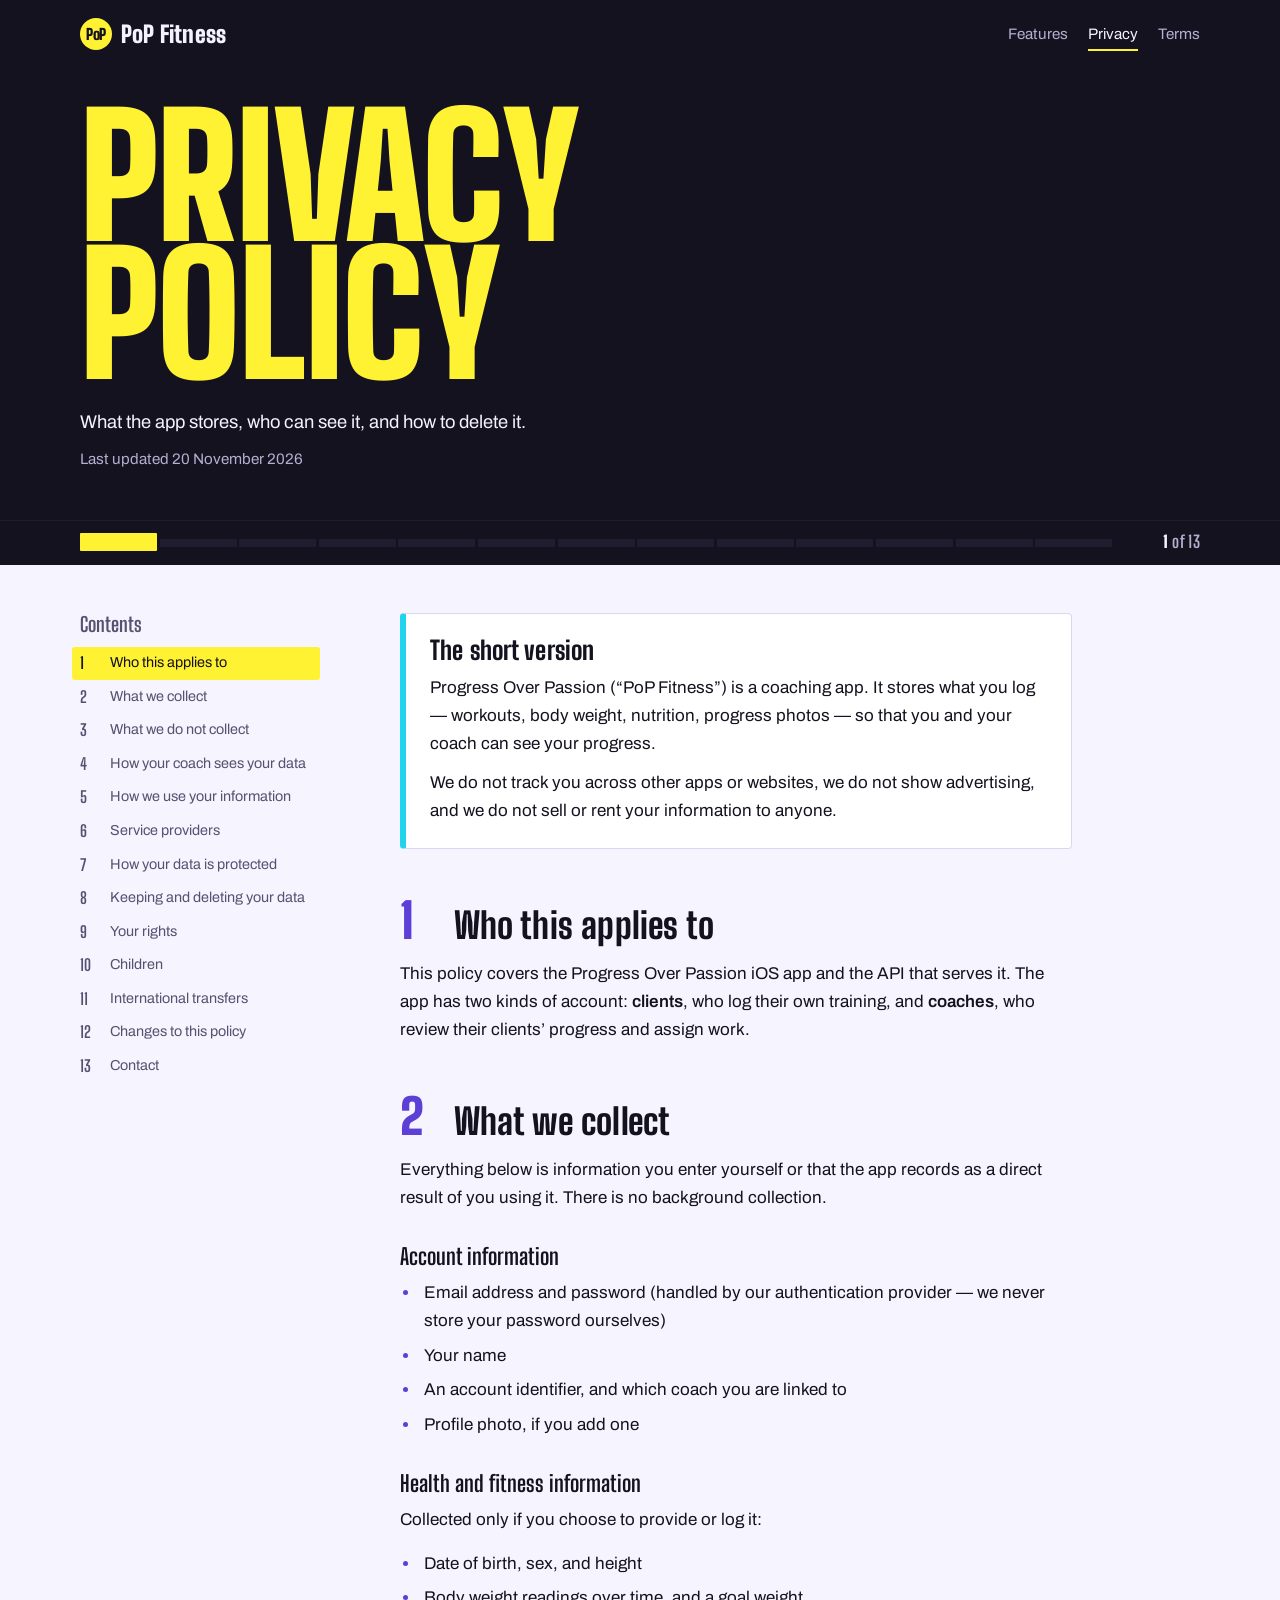
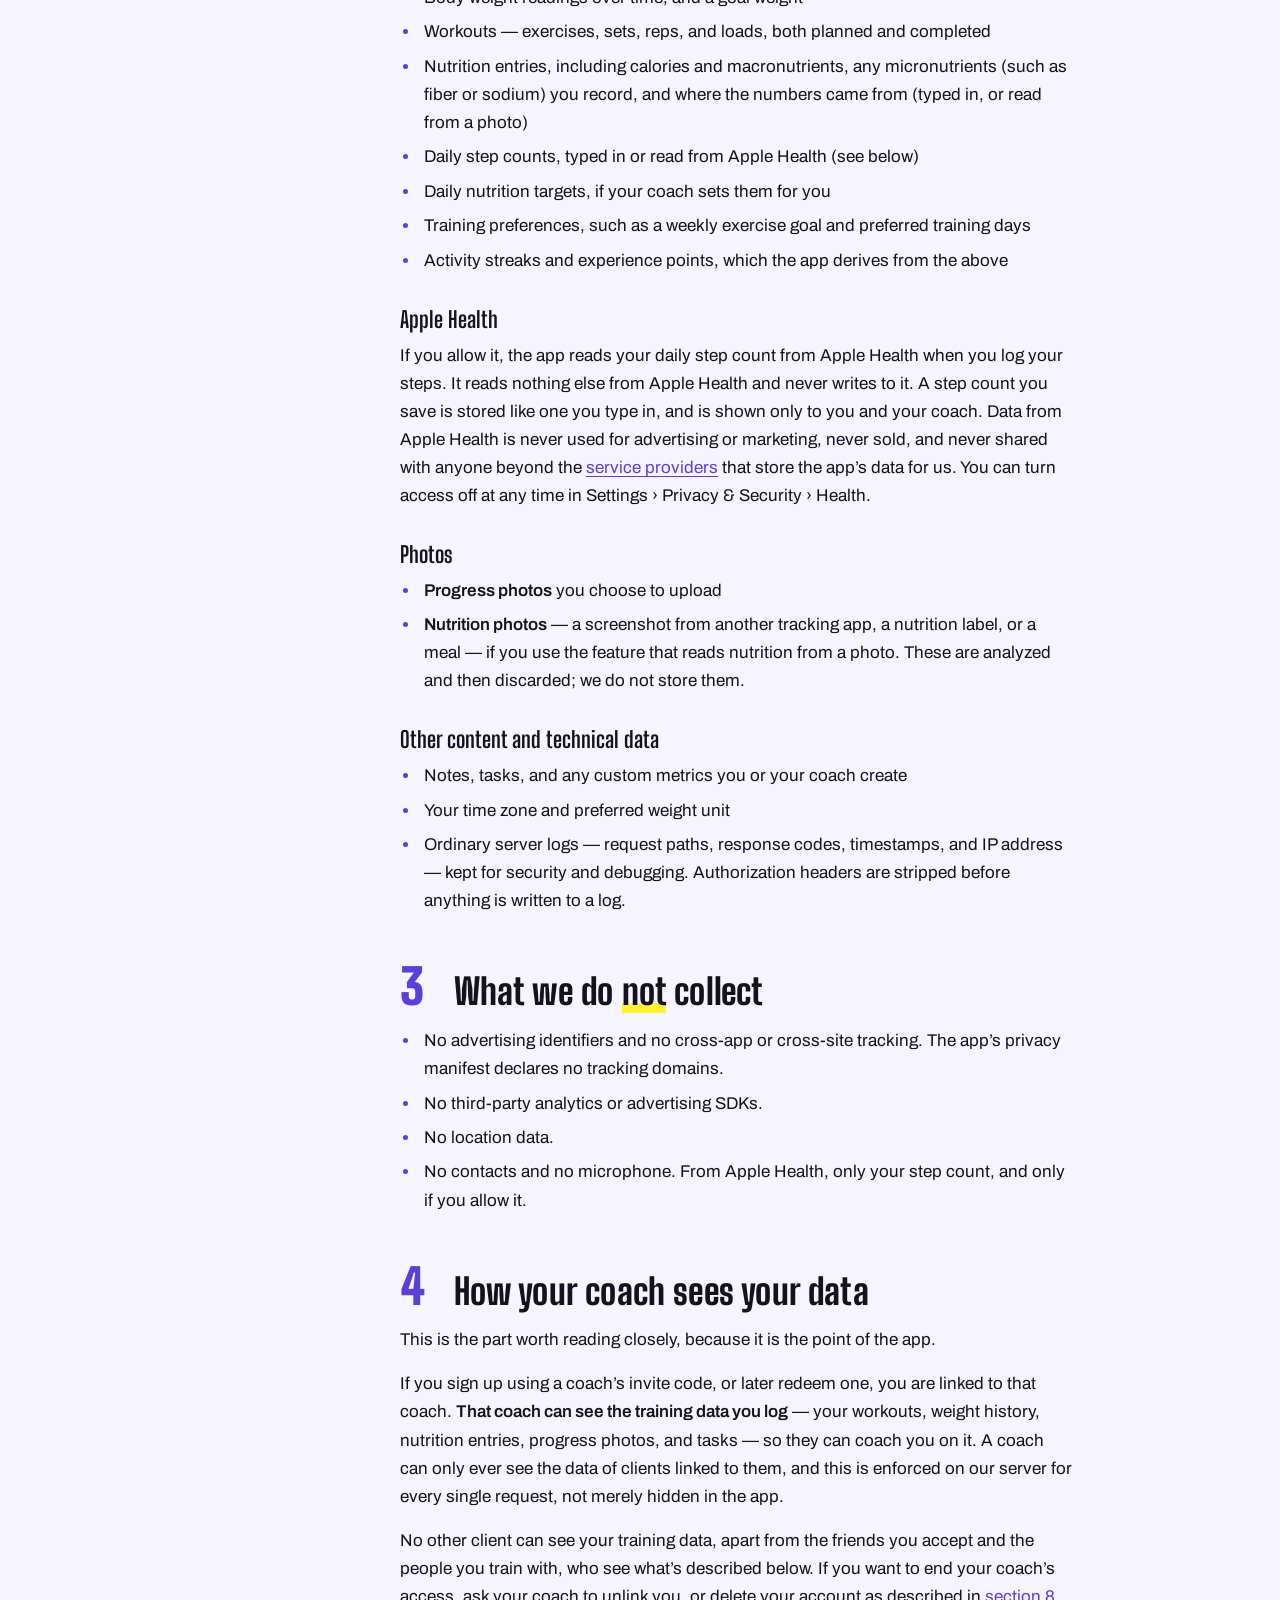
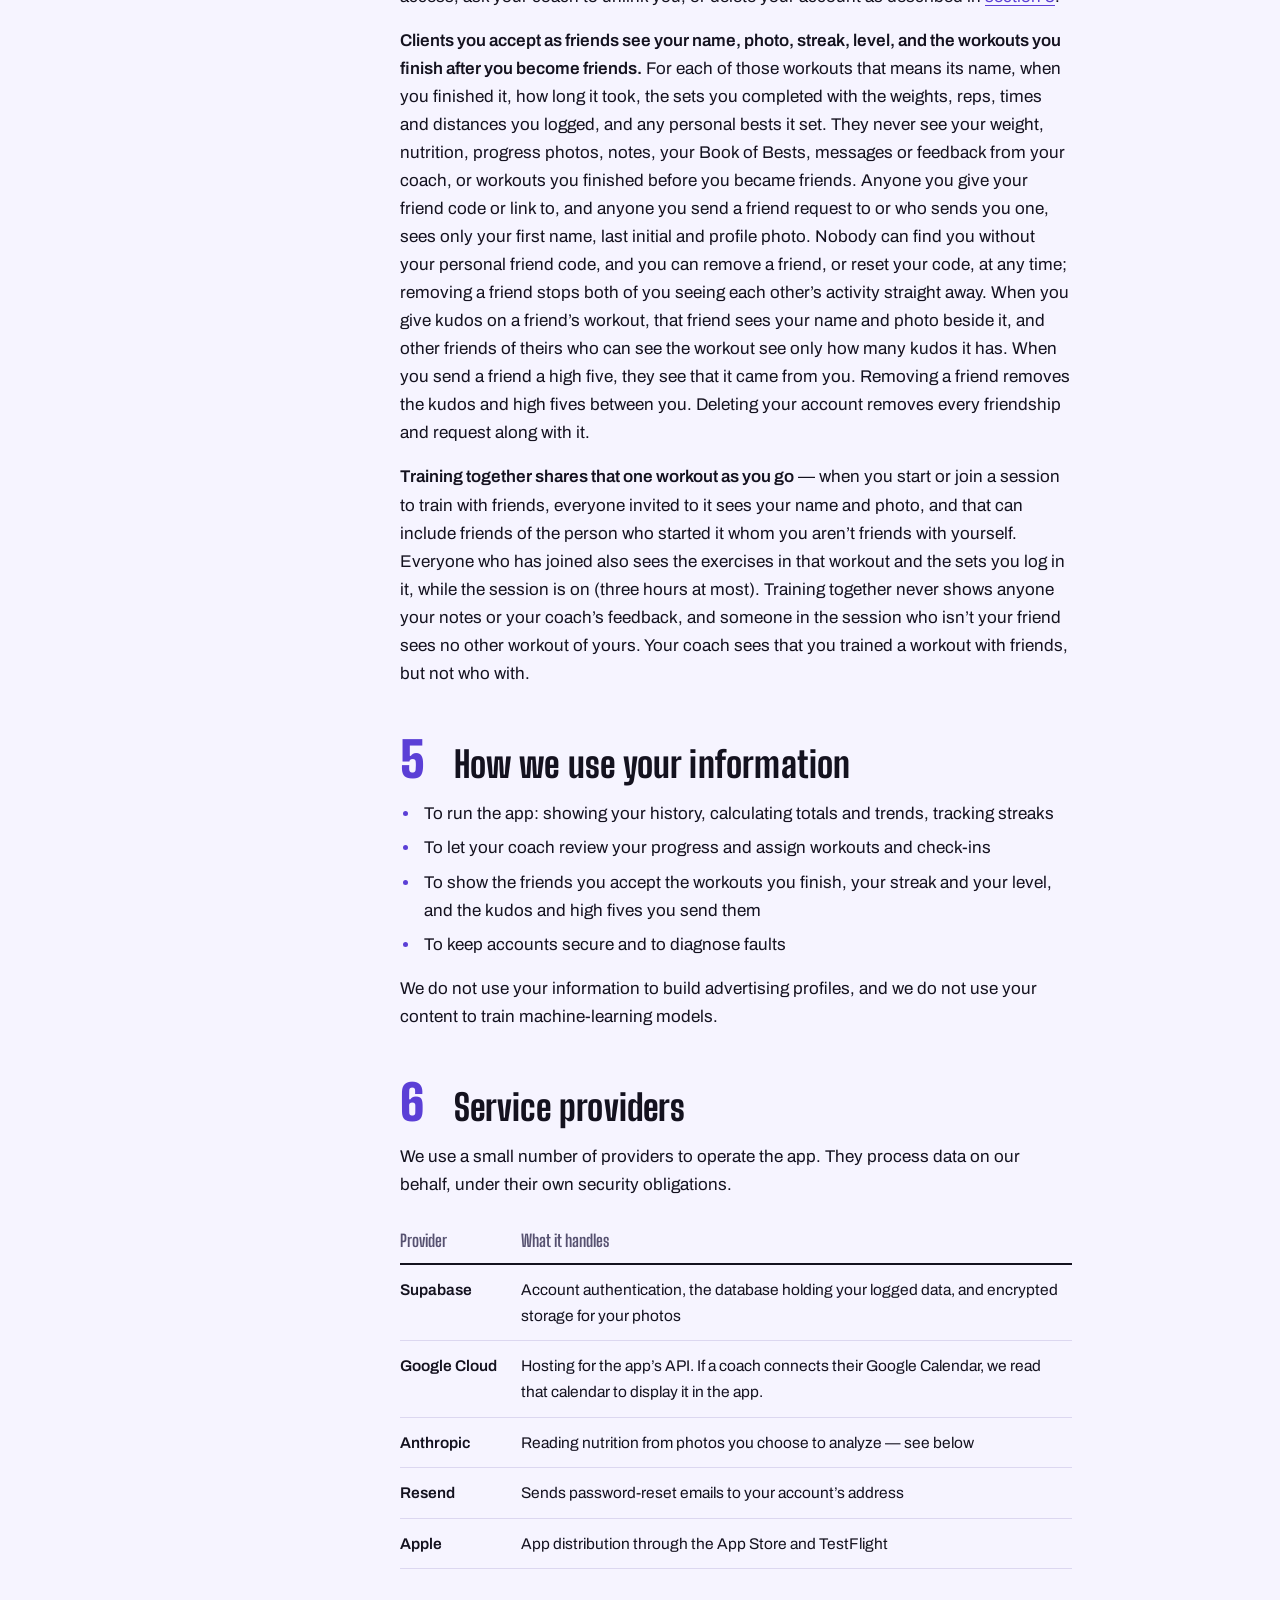
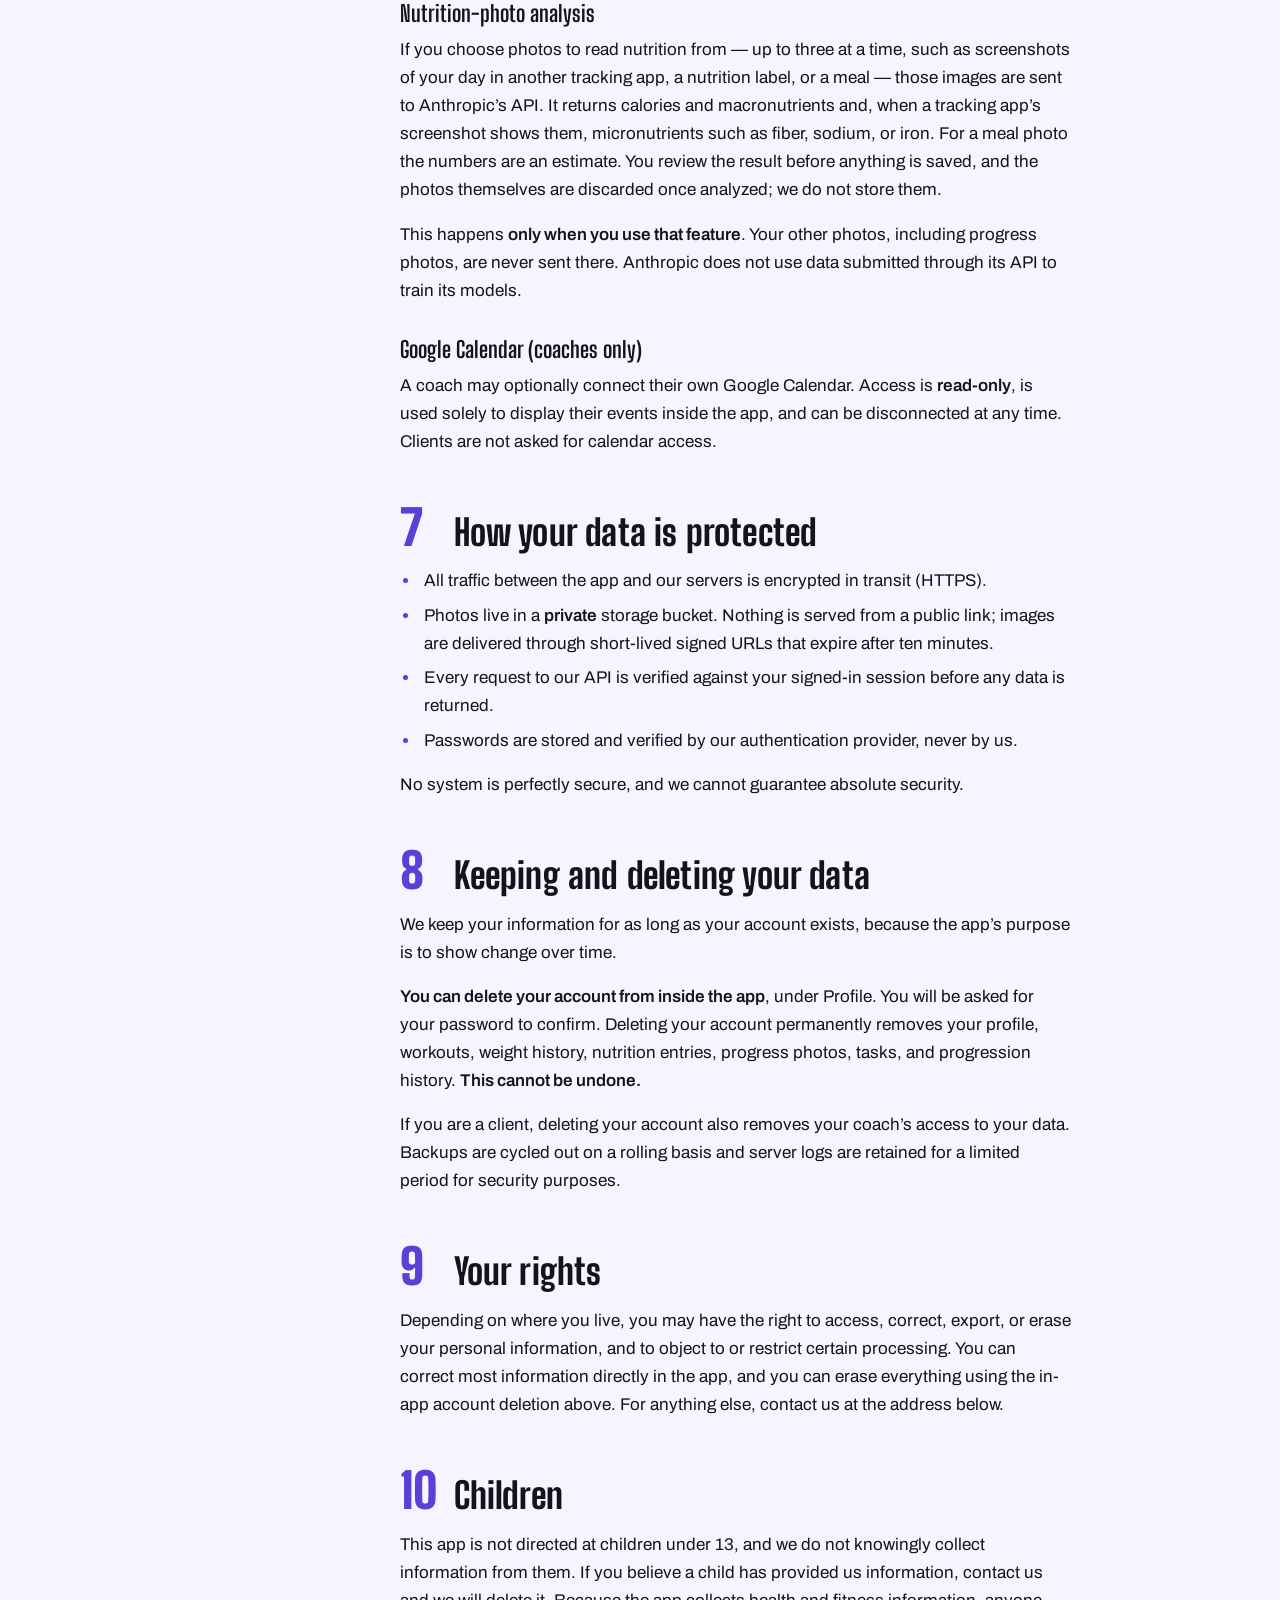
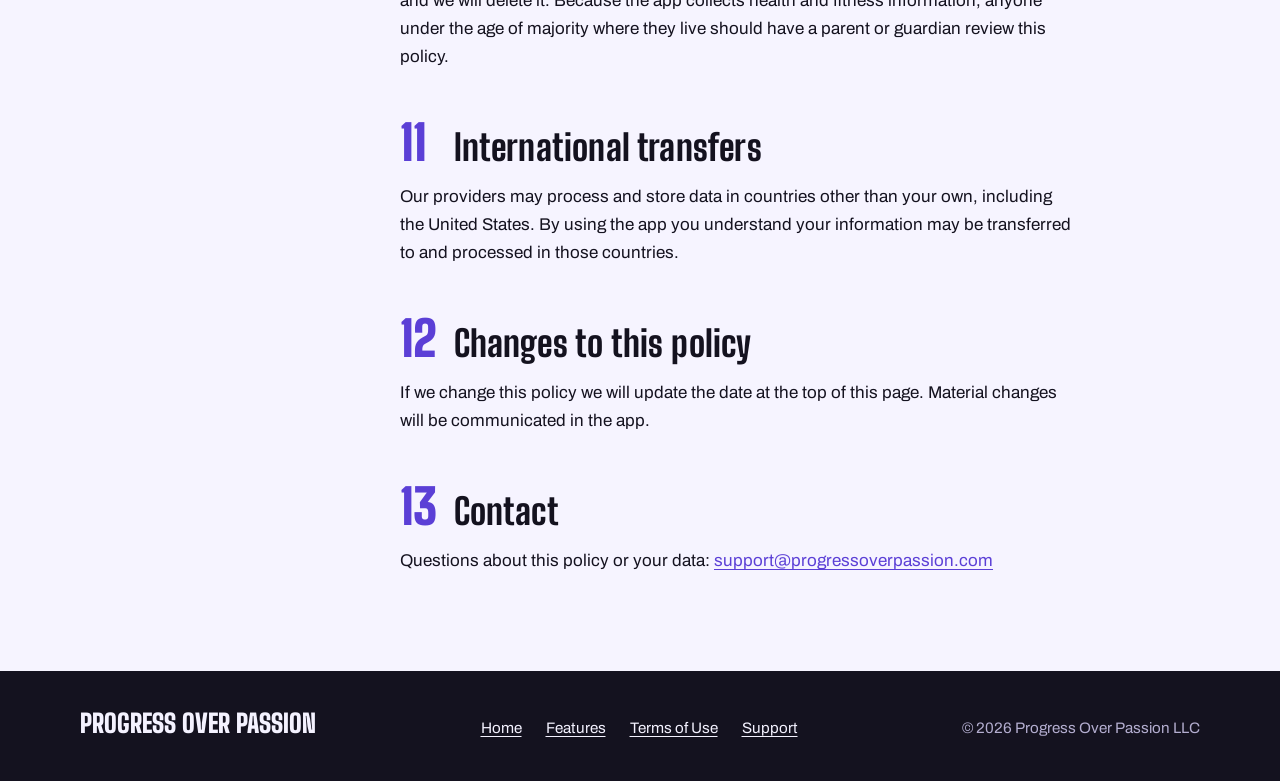
<file: privacy.html>
<!doctype html>
<html lang="en">
<head>
<meta charset="utf-8">
<meta name="viewport" content="width=device-width, initial-scale=1">
<title>Privacy Policy | Progress Over Passion</title>
<meta name="description" content="What the Progress Over Passion app stores, who can see it, and how to delete it.">
<meta name="theme-color" content="#14121f">
<link rel="preconnect" href="https://fonts.googleapis.com">
<link rel="preconnect" href="https://fonts.gstatic.com" crossorigin>
<link rel="stylesheet" href="https://fonts.googleapis.com/css2?family=Archivo:ital,wght@0,400;0,600;1,400&family=Big+Shoulders+Display:wght@700;800;900&display=swap">
<link rel="stylesheet" href="style.css">
</head>
<body>
<a class="skip" href="#content">Skip to the policy</a>

<header class="masthead">
  <div class="topbar">
    <a class="wordmark" href="index.html"><span class="plate" aria-hidden="true">PoP</span>PoP Fitness</a>
    <nav aria-label="Site">
      <a href="features.html">Features</a>
      <a href="privacy.html" aria-current="page">Privacy</a>
      <a href="terms.html">Terms</a>
    </nav>
  </div>
  <div class="hero">
    <h1><span>Privacy</span><span>Policy</span></h1>
    <p class="summary">What the app stores, who can see it, and how to delete it.</p>
    <p class="updated">Last updated 20 November 2026</p>
  </div>
</header>

<nav class="rail" aria-label="Policy sections">
  <div class="rail-inner">
    <ol>
      <li><a href="#s1" style="--i:0" aria-label="1. Who this applies to"></a></li>
      <li><a href="#s2" style="--i:1" aria-label="2. What we collect"></a></li>
      <li><a href="#s3" style="--i:2" aria-label="3. What we do not collect"></a></li>
      <li><a href="#s4" style="--i:3" aria-label="4. How your coach sees your data"></a></li>
      <li><a href="#s5" style="--i:4" aria-label="5. How we use your information"></a></li>
      <li><a href="#s6" style="--i:5" aria-label="6. Service providers"></a></li>
      <li><a href="#s7" style="--i:6" aria-label="7. How your data is protected"></a></li>
      <li><a href="#s8" style="--i:7" aria-label="8. Keeping and deleting your data"></a></li>
      <li><a href="#s9" style="--i:8" aria-label="9. Your rights"></a></li>
      <li><a href="#s10" style="--i:9" aria-label="10. Children"></a></li>
      <li><a href="#s11" style="--i:10" aria-label="11. International transfers"></a></li>
      <li><a href="#s12" style="--i:11" aria-label="12. Changes to this policy"></a></li>
      <li><a href="#s13" style="--i:12" aria-label="13. Contact"></a></li>
    </ol>
    <span class="count" aria-hidden="true"><b>1</b> of 13</span>
  </div>
</nav>

<div class="page">
  <nav class="toc" aria-label="Contents">
    <h2>Contents</h2>
    <ol>
      <li><a href="#s1"><span>1</span><span>Who this applies to</span></a></li>
      <li><a href="#s2"><span>2</span><span>What we collect</span></a></li>
      <li><a href="#s3"><span>3</span><span>What we do not collect</span></a></li>
      <li><a href="#s4"><span>4</span><span>How your coach sees your data</span></a></li>
      <li><a href="#s5"><span>5</span><span>How we use your information</span></a></li>
      <li><a href="#s6"><span>6</span><span>Service providers</span></a></li>
      <li><a href="#s7"><span>7</span><span>How your data is protected</span></a></li>
      <li><a href="#s8"><span>8</span><span>Keeping and deleting your data</span></a></li>
      <li><a href="#s9"><span>9</span><span>Your rights</span></a></li>
      <li><a href="#s10"><span>10</span><span>Children</span></a></li>
      <li><a href="#s11"><span>11</span><span>International transfers</span></a></li>
      <li><a href="#s12"><span>12</span><span>Changes to this policy</span></a></li>
      <li><a href="#s13"><span>13</span><span>Contact</span></a></li>
    </ol>
  </nav>

  <main class="doc" id="content">

    <div class="lead">
      <h2>The short version</h2>
      <p>Progress Over Passion (&ldquo;PoP Fitness&rdquo;) is a coaching app. It stores what you log &mdash; workouts, body weight, nutrition, progress photos &mdash; so that you and your coach can see your progress.</p>
      <p>We do not track you across other apps or websites, we do not show advertising, and we do not sell or rent your information to anyone.</p>
    </div>

    <section id="s1">
      <h2><span class="num">1</span>Who this applies to</h2>
      <p>This policy covers the Progress Over Passion iOS app and the API that serves it. The app has two kinds of account: <strong>clients</strong>, who log their own training, and <strong>coaches</strong>, who review their clients&rsquo; progress and assign work.</p>
    </section>

    <section id="s2">
      <h2><span class="num">2</span>What we collect</h2>
      <p>Everything below is information you enter yourself or that the app records as a direct result of you using it. There is no background collection.</p>

      <h3>Account information</h3>
      <ul>
        <li>Email address and password (handled by our authentication provider &mdash; we never store your password ourselves)</li>
        <li>Your name</li>
        <li>An account identifier, and which coach you are linked to</li>
        <li>Profile photo, if you add one</li>
      </ul>

      <h3>Health and fitness information</h3>
      <p>Collected only if you choose to provide or log it:</p>
      <ul>
        <li>Date of birth, sex, and height</li>
        <li>Body weight readings over time, and a goal weight</li>
        <li>Workouts &mdash; exercises, sets, reps, and loads, both planned and completed</li>
        <li>Nutrition entries, including calories and macronutrients, any micronutrients (such as fiber or sodium) you record, and where the numbers came from (typed in, or read from a photo)</li>
        <li>Daily step counts, typed in or read from Apple Health (see below)</li>
          <li>Daily nutrition targets, if your coach sets them for you</li>
        <li>Training preferences, such as a weekly exercise goal and preferred training days</li>
        <li>Activity streaks and experience points, which the app derives from the above</li>
      </ul>

      <h3>Apple Health</h3>
      <p>If you allow it, the app reads your daily step count from Apple Health when you log your steps. It reads nothing else from Apple Health and never writes to it. A step count you save is stored like one you type in, and is shown only to you and your coach. Data from Apple Health is never used for advertising or marketing, never sold, and never shared with anyone beyond the <a href="#s6">service providers</a> that store the app&rsquo;s data for us. You can turn access off at any time in Settings &rsaquo; Privacy &amp; Security &rsaquo; Health.</p>

      <h3>Photos</h3>
      <ul>
        <li><strong>Progress photos</strong> you choose to upload</li>
        <li><strong>Nutrition photos</strong> &mdash; a screenshot from another tracking app, a nutrition label, or a meal &mdash; if you use the feature that reads nutrition from a photo. These are analyzed and then discarded; we do not store them.</li>
      </ul>

      <h3>Other content and technical data</h3>
      <ul>
        <li>Notes, tasks, and any custom metrics you or your coach create</li>
        <li>Your time zone and preferred weight unit</li>
        <li>Ordinary server logs &mdash; request paths, response codes, timestamps, and IP address &mdash; kept for security and debugging. Authorization headers are stripped before anything is written to a log.</li>
      </ul>
    </section>

    <section id="s3">
      <h2><span class="num">3</span><span>What we do <em>not</em> collect</span></h2>
      <ul>
        <li>No advertising identifiers and no cross-app or cross-site tracking. The app&rsquo;s privacy manifest declares no tracking domains.</li>
        <li>No third-party analytics or advertising SDKs.</li>
        <li>No location data.</li>
        <li>No contacts and no microphone. From Apple Health, only your step count, and only if you allow it.</li>
      </ul>
    </section>

    <section id="s4">
      <h2><span class="num">4</span>How your coach sees your data</h2>
      <p>This is the part worth reading closely, because it is the point of the app.</p>
      <p>If you sign up using a coach&rsquo;s invite code, or later redeem one, you are linked to that coach. <strong>That coach can see the training data you log</strong> &mdash; your workouts, weight history, nutrition entries, progress photos, and tasks &mdash; so they can coach you on it. A coach can only ever see the data of clients linked to them, and this is enforced on our server for every single request, not merely hidden in the app.</p>
      <p>No other client can see your training data, apart from the friends you accept and the people you train with, who see what&rsquo;s described below. If you want to end your coach&rsquo;s access, ask your coach to unlink you, or delete your account as described in <a href="#s8">section 8</a>.</p>
      <p><strong>Clients you accept as friends see your name, photo, streak, level, and the workouts you finish after you become friends.</strong> For each of those workouts that means its name, when you finished it, how long it took, the sets you completed with the weights, reps, times and distances you logged, and any personal bests it set. They never see your weight, nutrition, progress photos, notes, your Book of Bests, messages or feedback from your coach, or workouts you finished before you became friends. Anyone you give your friend code or link to, and anyone you send a friend request to or who sends you one, sees only your first name, last initial and profile photo. Nobody can find you without your personal friend code, and you can remove a friend, or reset your code, at any time; removing a friend stops both of you seeing each other&rsquo;s activity straight away. When you give kudos on a friend&rsquo;s workout, that friend sees your name and photo beside it, and other friends of theirs who can see the workout see only how many kudos it has. When you send a friend a high five, they see that it came from you. Removing a friend removes the kudos and high fives between you. Deleting your account removes every friendship and request along with it.</p>
      <p><strong>Training together shares that one workout as you go</strong> &mdash; when you start or join a session to train with friends, everyone invited to it sees your name and photo, and that can include friends of the person who started it whom you aren&rsquo;t friends with yourself. Everyone who has joined also sees the exercises in that workout and the sets you log in it, while the session is on (three hours at most). Training together never shows anyone your notes or your coach&rsquo;s feedback, and someone in the session who isn&rsquo;t your friend sees no other workout of yours. Your coach sees that you trained a workout with friends, but not who with.</p>
    </section>

    <section id="s5">
      <h2><span class="num">5</span>How we use your information</h2>
      <ul>
        <li>To run the app: showing your history, calculating totals and trends, tracking streaks</li>
        <li>To let your coach review your progress and assign workouts and check-ins</li>
        <li>To show the friends you accept the workouts you finish, your streak and your level, and the kudos and high fives you send them</li>
        <li>To keep accounts secure and to diagnose faults</li>
      </ul>
      <p>We do not use your information to build advertising profiles, and we do not use your content to train machine-learning models.</p>
    </section>

    <section id="s6">
      <h2><span class="num">6</span>Service providers</h2>
      <p>We use a small number of providers to operate the app. They process data on our behalf, under their own security obligations.</p>

      <div class="table-wrap">
      <table>
        <thead><tr><th>Provider</th><th>What it handles</th></tr></thead>
        <tbody>
          <tr><td><strong>Supabase</strong></td><td>Account authentication, the database holding your logged data, and encrypted storage for your photos</td></tr>
          <tr><td><strong>Google Cloud</strong></td><td>Hosting for the app&rsquo;s API. If a coach connects their Google Calendar, we read that calendar to display it in the app.</td></tr>
          <tr><td><strong>Anthropic</strong></td><td>Reading nutrition from photos you choose to analyze &mdash; see below</td></tr>
          <tr><td><strong>Resend</strong></td><td>Sends password-reset emails to your account&rsquo;s address</td></tr>
          <tr><td><strong>Apple</strong></td><td>App distribution through the App Store and TestFlight</td></tr>
        </tbody>
      </table>
      </div>

      <h3>Nutrition-photo analysis</h3>
      <p>If you choose photos to read nutrition from &mdash; up to three at a time, such as screenshots of your day in another tracking app, a nutrition label, or a meal &mdash; those images are sent to Anthropic&rsquo;s API. It returns calories and macronutrients and, when a tracking app&rsquo;s screenshot shows them, micronutrients such as fiber, sodium, or iron. For a meal photo the numbers are an estimate. You review the result before anything is saved, and the photos themselves are discarded once analyzed; we do not store them.</p>
      <p>This happens <strong>only when you use that feature</strong>. Your other photos, including progress photos, are never sent there. Anthropic does not use data submitted through its API to train its models.</p>

      <h3>Google Calendar (coaches only)</h3>
      <p>A coach may optionally connect their own Google Calendar. Access is <strong>read-only</strong>, is used solely to display their events inside the app, and can be disconnected at any time. Clients are not asked for calendar access.</p>
    </section>

    <section id="s7">
      <h2><span class="num">7</span>How your data is protected</h2>
      <ul>
        <li>All traffic between the app and our servers is encrypted in transit (HTTPS).</li>
        <li>Photos live in a <strong>private</strong> storage bucket. Nothing is served from a public link; images are delivered through short-lived signed URLs that expire after ten minutes.</li>
        <li>Every request to our API is verified against your signed-in session before any data is returned.</li>
        <li>Passwords are stored and verified by our authentication provider, never by us.</li>
      </ul>
      <p>No system is perfectly secure, and we cannot guarantee absolute security.</p>
    </section>

    <section id="s8">
      <h2><span class="num">8</span>Keeping and deleting your data</h2>
      <p>We keep your information for as long as your account exists, because the app&rsquo;s purpose is to show change over time.</p>
      <p><strong>You can delete your account from inside the app</strong>, under Profile. You will be asked for your password to confirm. Deleting your account permanently removes your profile, workouts, weight history, nutrition entries, progress photos, tasks, and progression history. <strong>This cannot be undone.</strong></p>
      <p>If you are a client, deleting your account also removes your coach&rsquo;s access to your data. Backups are cycled out on a rolling basis and server logs are retained for a limited period for security purposes.</p>
    </section>

    <section id="s9">
      <h2><span class="num">9</span>Your rights</h2>
      <p>Depending on where you live, you may have the right to access, correct, export, or erase your personal information, and to object to or restrict certain processing. You can correct most information directly in the app, and you can erase everything using the in-app account deletion above. For anything else, contact us at the address below.</p>
    </section>

    <section id="s10">
      <h2><span class="num">10</span>Children</h2>
      <p>This app is not directed at children under 13, and we do not knowingly collect information from them. If you believe a child has provided us information, contact us and we will delete it. Because the app collects health and fitness information, anyone under the age of majority where they live should have a parent or guardian review this policy.</p>
    </section>

    <section id="s11">
      <h2><span class="num">11</span>International transfers</h2>
      <p>Our providers may process and store data in countries other than your own, including the United States. By using the app you understand your information may be transferred to and processed in those countries.</p>
    </section>

    <section id="s12">
      <h2><span class="num">12</span>Changes to this policy</h2>
      <p>If we change this policy we will update the date at the top of this page. Material changes will be communicated in the app.</p>
    </section>

    <section id="s13">
      <h2><span class="num">13</span>Contact</h2>
      <p>Questions about this policy or your data: <a href="mailto:support@progressoverpassion.com">support@progressoverpassion.com</a></p>
    </section>

  </main>
</div>

<footer class="footer">
  <div class="footer-inner">
    <p class="motto">Progress over passion</p>
    <nav aria-label="Site">
      <a href="index.html">Home</a>
      <a href="features.html">Features</a>
      <a href="terms.html">Terms of Use</a>
      <a href="mailto:support@progressoverpassion.com">Support</a>
    </nav>
    <p>&copy; 2026 Progress Over Passion LLC</p>
  </div>
</footer>

<script>
// Fills the progress rail and marks the contents entry for the section being read.
(() => {
  const sections = [...document.querySelectorAll(".doc section[id]")];
  const count = document.querySelector(".rail .count b");
  let current = -1;
  let queued = false;

  const update = () => {
    queued = false;
    const line = window.innerHeight * 0.3;
    let index = 0;
    sections.forEach((s, i) => { if (s.getBoundingClientRect().top <= line) index = i; });
    if (window.innerHeight + window.scrollY >= document.documentElement.scrollHeight - 4) index = sections.length - 1;
    if (index === current) return;
    current = index;
    sections.forEach((s, i) => {
      document.querySelectorAll(`.rail a[href="#${s.id}"], .toc a[href="#${s.id}"]`).forEach((a) => {
        a.classList.toggle("done", i < index);
        if (i === index) a.setAttribute("aria-current", "location");
        else a.removeAttribute("aria-current");
      });
    });
    count.textContent = index + 1;
  };

  window.addEventListener("scroll", () => {
    if (!queued) { queued = true; requestAnimationFrame(update); }
  }, { passive: true });
  window.addEventListener("resize", update);
  update();
})();
</script>
</body>
</html>
</file>
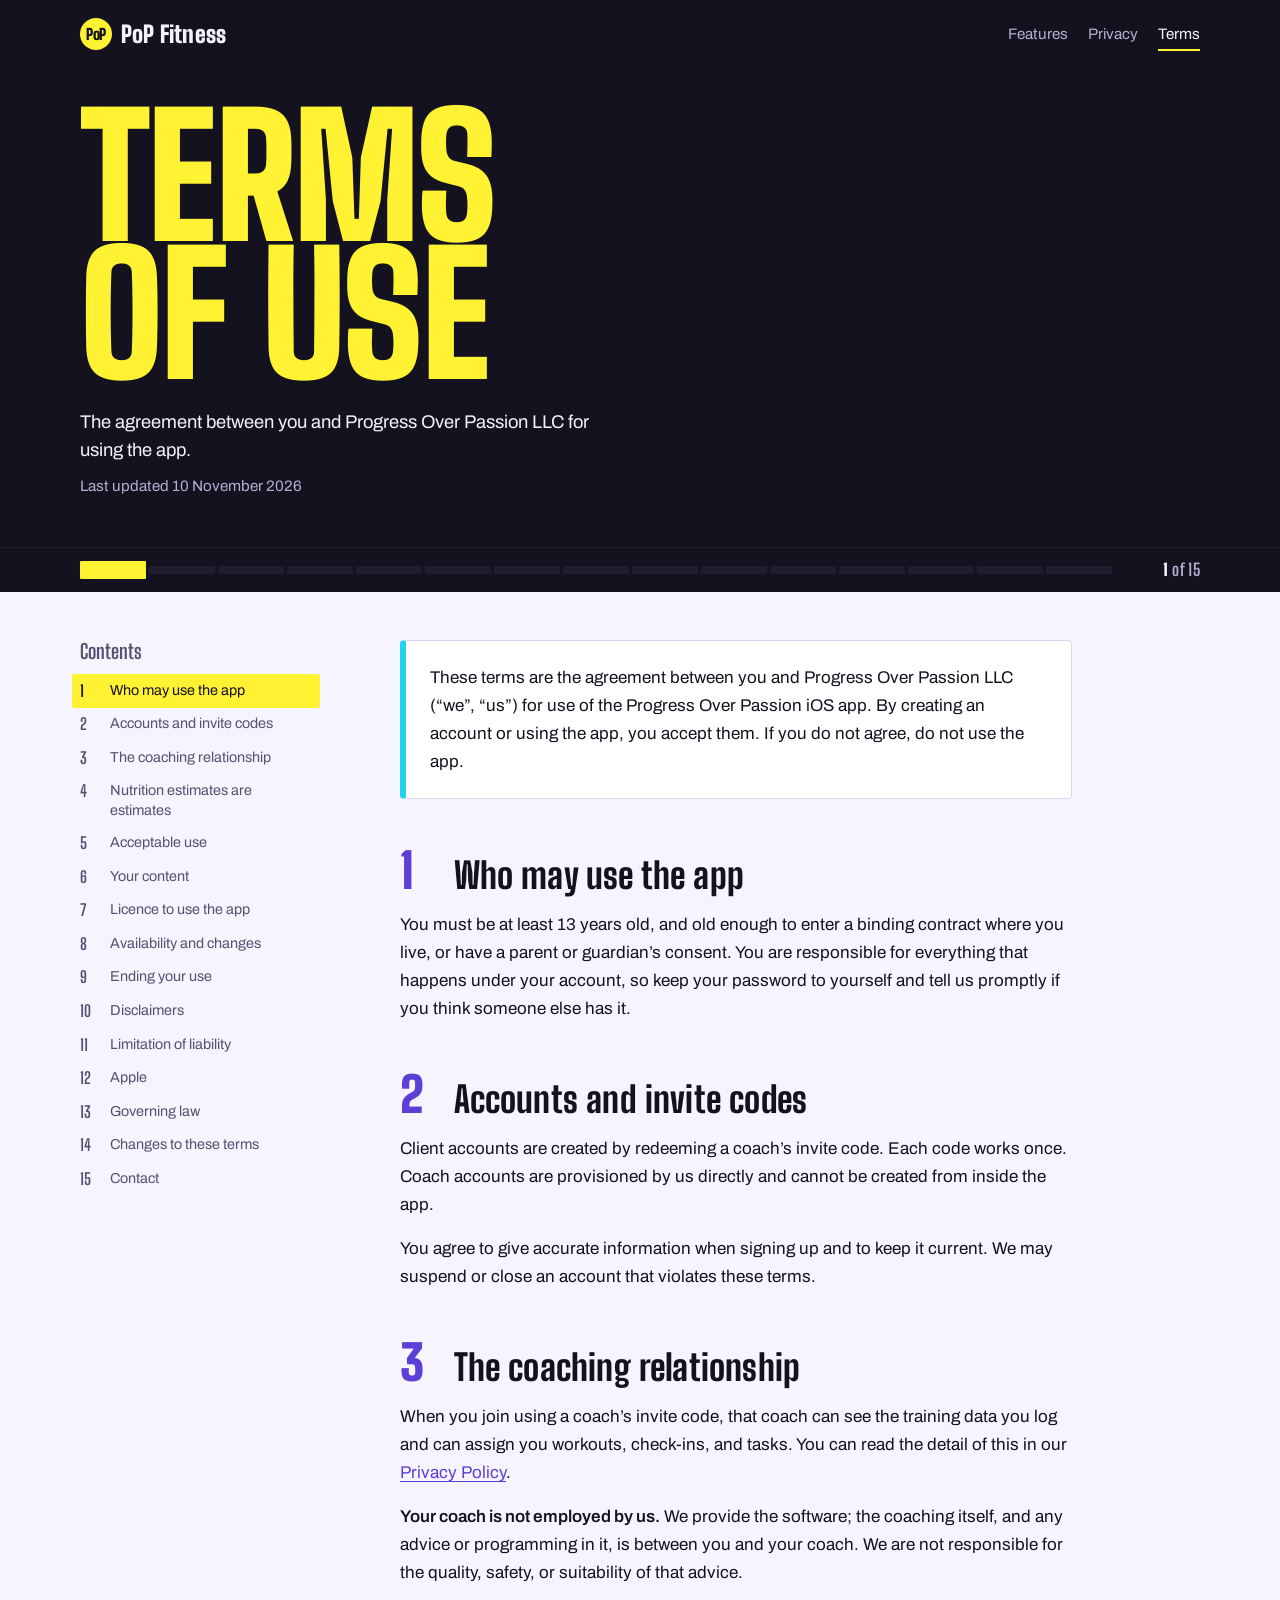
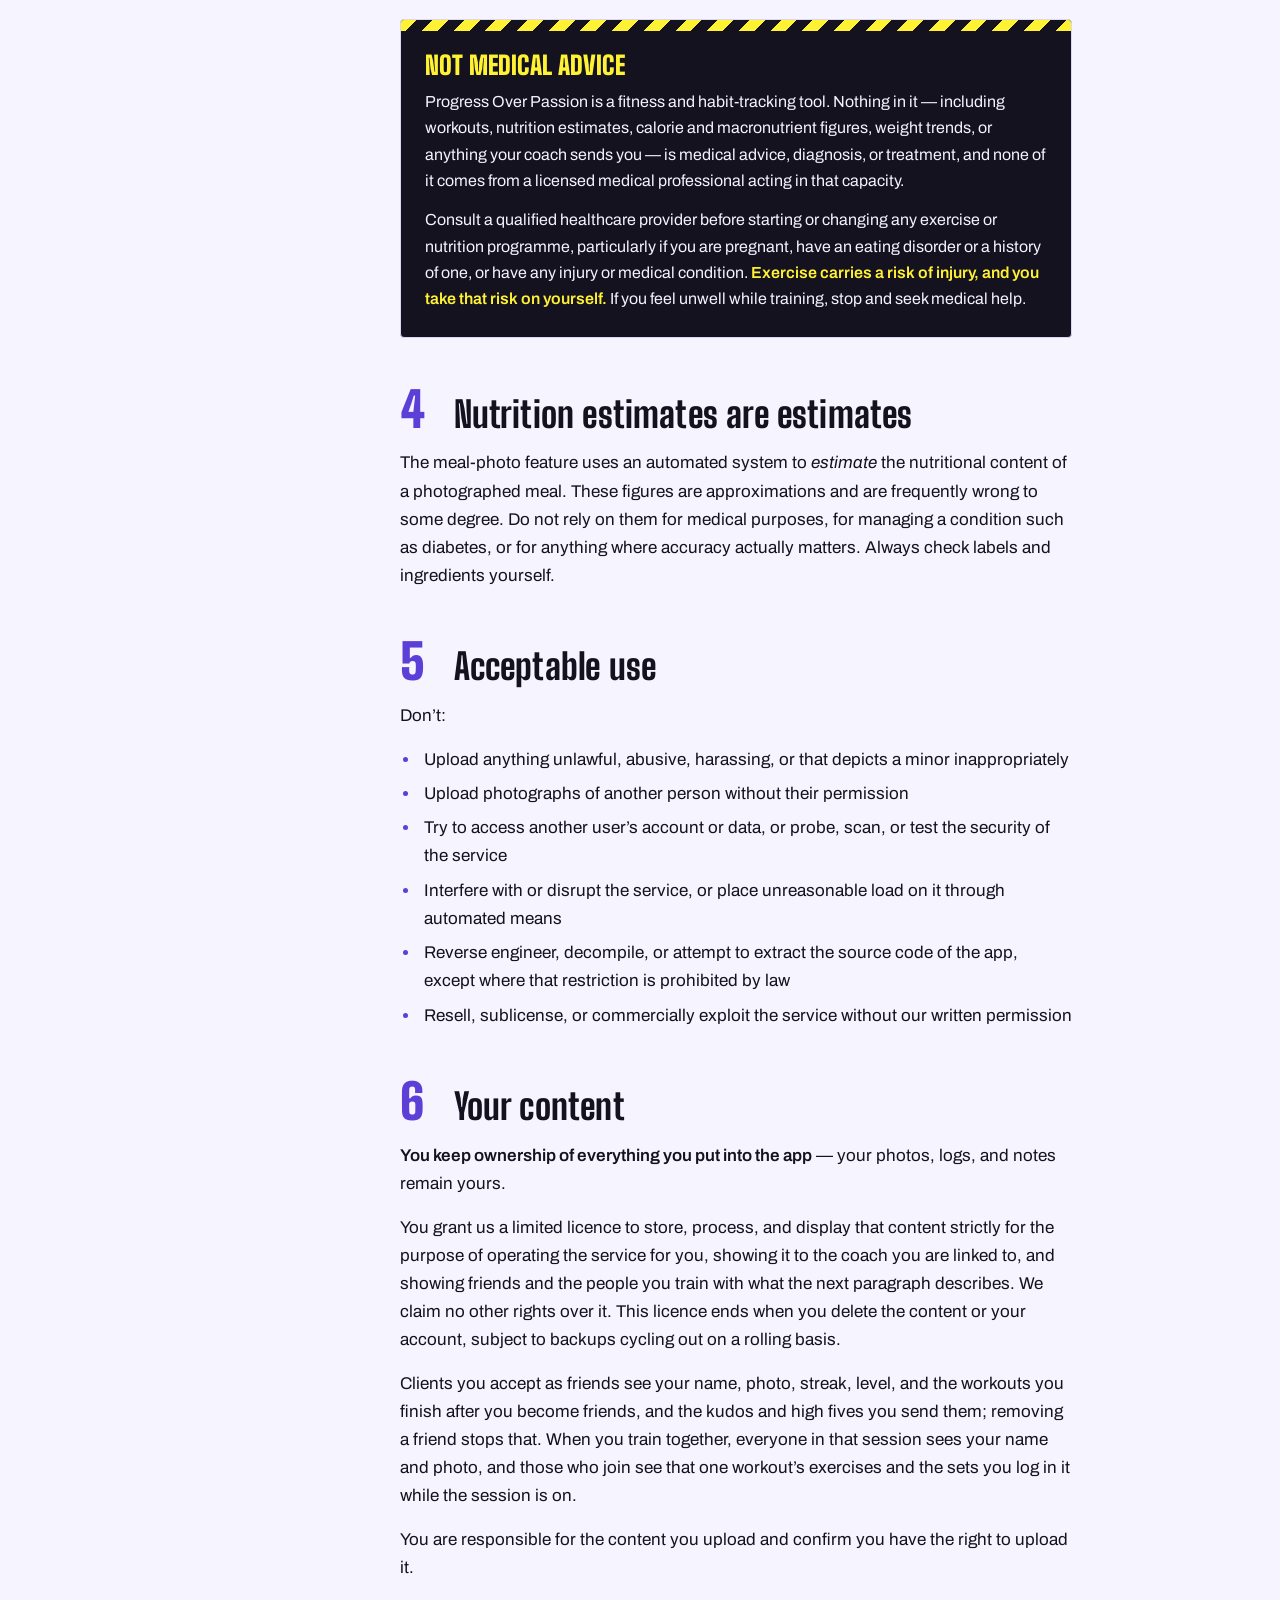
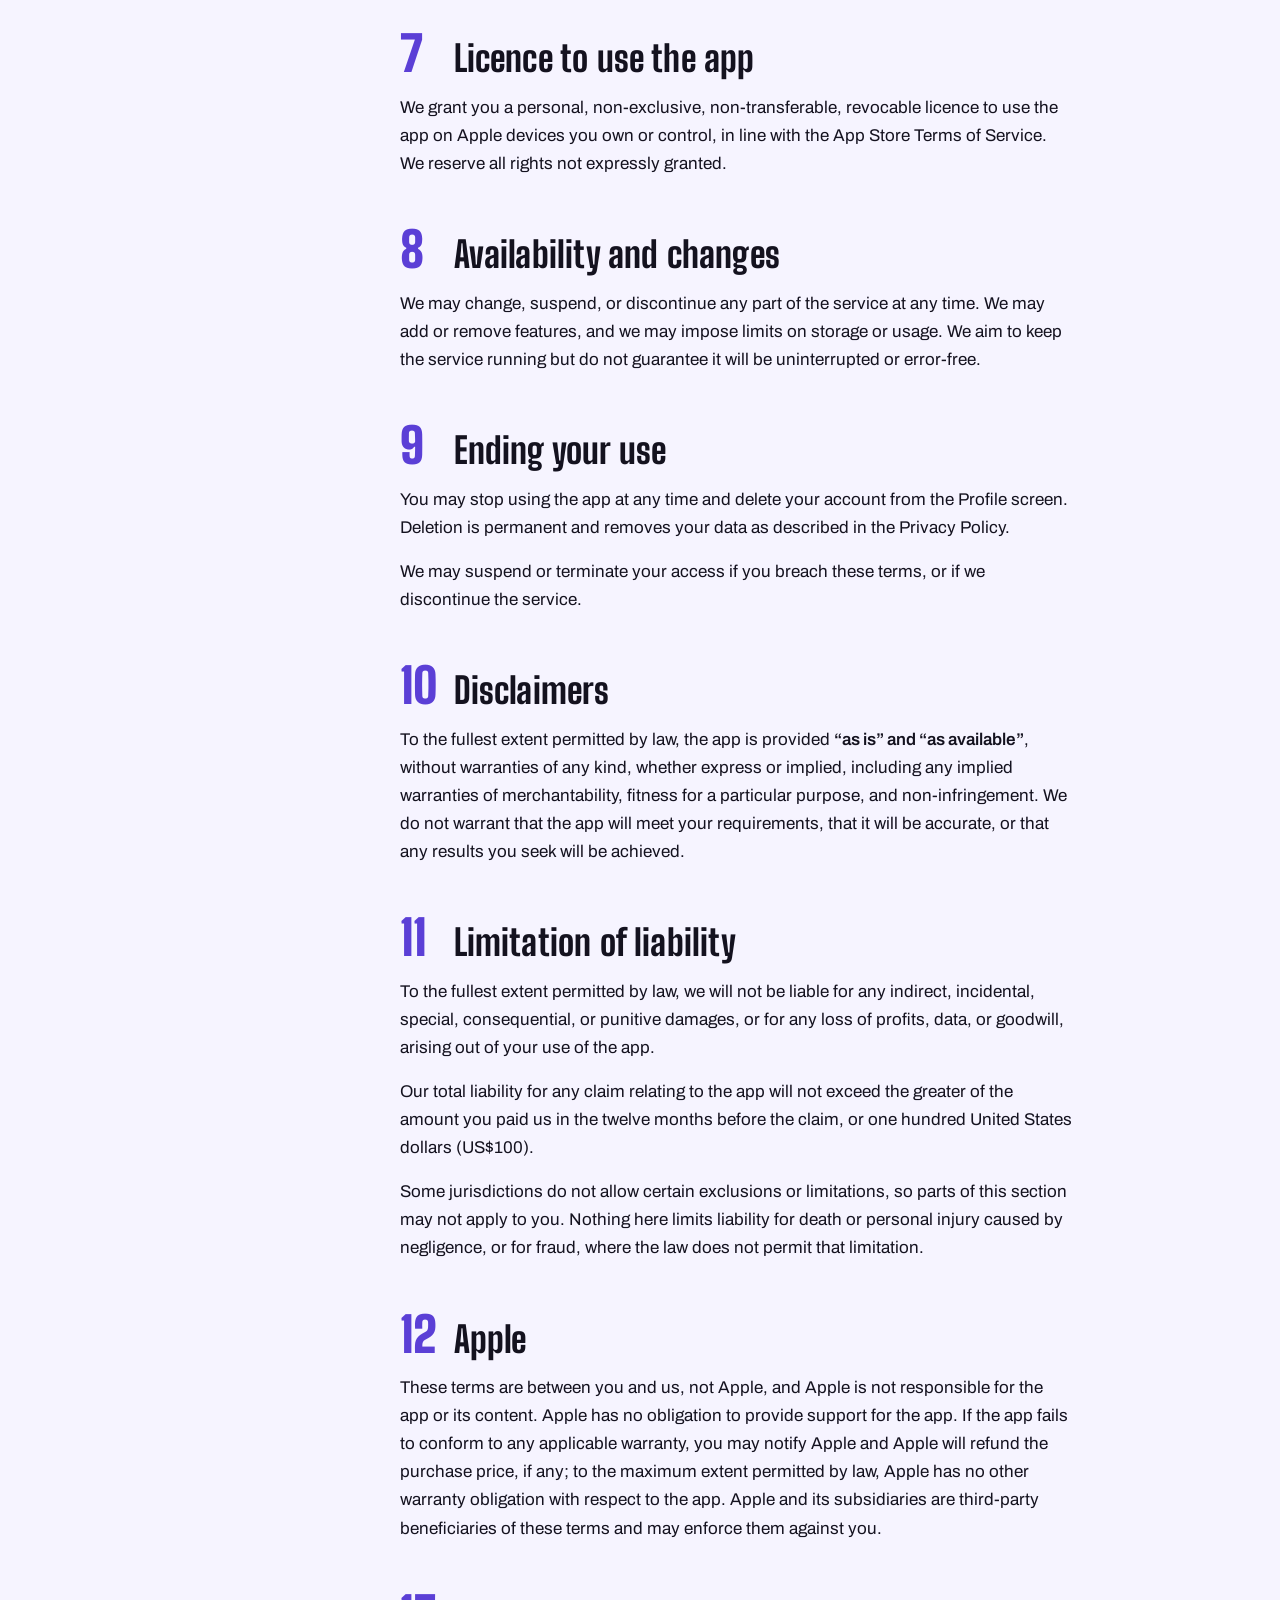
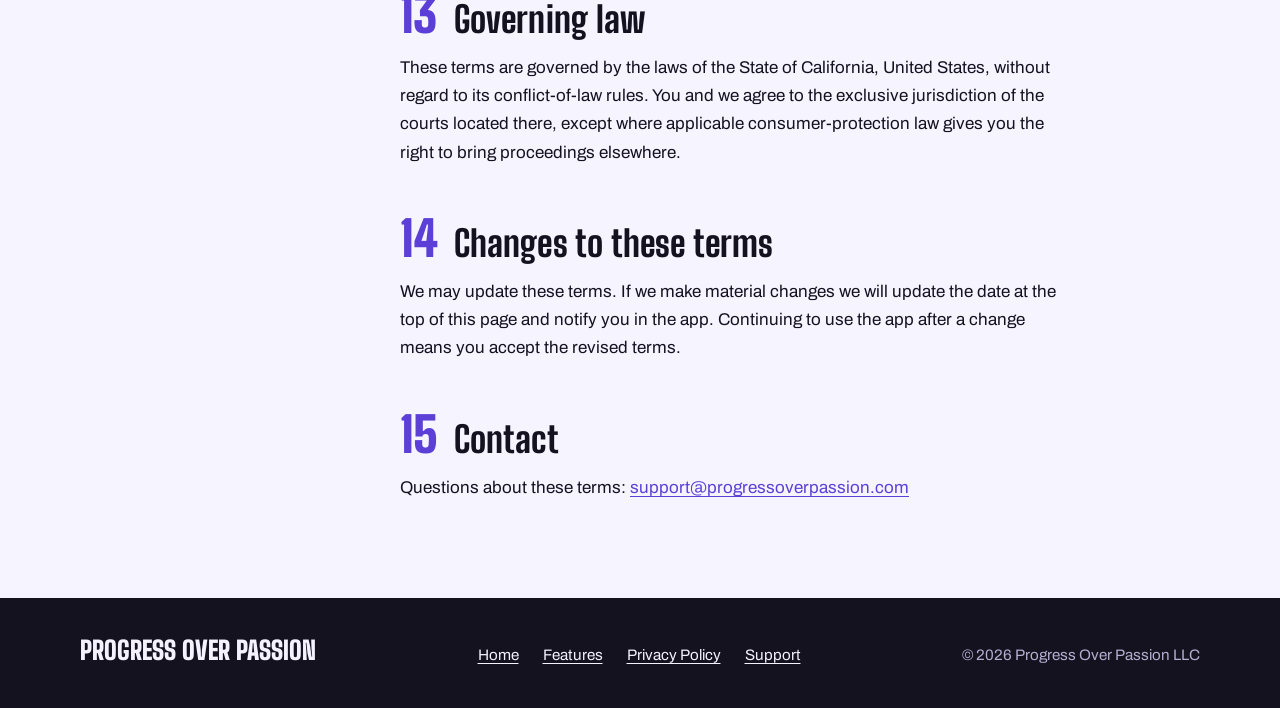
<file: terms.html>
<!doctype html>
<html lang="en">
<head>
<meta charset="utf-8">
<meta name="viewport" content="width=device-width, initial-scale=1">
<title>Terms of Use | Progress Over Passion</title>
<meta name="description" content="The agreement between you and Progress Over Passion LLC for using the Progress Over Passion app.">
<meta name="theme-color" content="#14121f">
<link rel="preconnect" href="https://fonts.googleapis.com">
<link rel="preconnect" href="https://fonts.gstatic.com" crossorigin>
<link rel="stylesheet" href="https://fonts.googleapis.com/css2?family=Archivo:ital,wght@0,400;0,600;1,400&family=Big+Shoulders+Display:wght@700;800;900&display=swap">
<link rel="stylesheet" href="style.css">
</head>
<body>
<a class="skip" href="#content">Skip to the terms</a>

<header class="masthead">
  <div class="topbar">
    <a class="wordmark" href="index.html"><span class="plate" aria-hidden="true">PoP</span>PoP Fitness</a>
    <nav aria-label="Site">
      <a href="features.html">Features</a>
      <a href="privacy.html">Privacy</a>
      <a href="terms.html" aria-current="page">Terms</a>
    </nav>
  </div>
  <div class="hero">
    <h1><span>Terms</span><span>of Use</span></h1>
    <p class="summary">The agreement between you and Progress Over Passion LLC for using the app.</p>
    <p class="updated">Last updated 10 November 2026</p>
  </div>
</header>

<nav class="rail" aria-label="Terms sections">
  <div class="rail-inner">
    <ol>
      <li><a href="#s1" style="--i:0" aria-label="1. Who may use the app"></a></li>
      <li><a href="#s2" style="--i:1" aria-label="2. Accounts and invite codes"></a></li>
      <li><a href="#s3" style="--i:2" aria-label="3. The coaching relationship"></a></li>
      <li><a href="#s4" style="--i:3" aria-label="4. Nutrition estimates are estimates"></a></li>
      <li><a href="#s5" style="--i:4" aria-label="5. Acceptable use"></a></li>
      <li><a href="#s6" style="--i:5" aria-label="6. Your content"></a></li>
      <li><a href="#s7" style="--i:6" aria-label="7. Licence to use the app"></a></li>
      <li><a href="#s8" style="--i:7" aria-label="8. Availability and changes"></a></li>
      <li><a href="#s9" style="--i:8" aria-label="9. Ending your use"></a></li>
      <li><a href="#s10" style="--i:9" aria-label="10. Disclaimers"></a></li>
      <li><a href="#s11" style="--i:10" aria-label="11. Limitation of liability"></a></li>
      <li><a href="#s12" style="--i:11" aria-label="12. Apple"></a></li>
      <li><a href="#s13" style="--i:12" aria-label="13. Governing law"></a></li>
      <li><a href="#s14" style="--i:13" aria-label="14. Changes to these terms"></a></li>
      <li><a href="#s15" style="--i:14" aria-label="15. Contact"></a></li>
    </ol>
    <span class="count" aria-hidden="true"><b>1</b> of 15</span>
  </div>
</nav>

<div class="page">
  <nav class="toc" aria-label="Contents">
    <h2>Contents</h2>
    <ol>
      <li><a href="#s1"><span>1</span><span>Who may use the app</span></a></li>
      <li><a href="#s2"><span>2</span><span>Accounts and invite codes</span></a></li>
      <li><a href="#s3"><span>3</span><span>The coaching relationship</span></a></li>
      <li><a href="#s4"><span>4</span><span>Nutrition estimates are estimates</span></a></li>
      <li><a href="#s5"><span>5</span><span>Acceptable use</span></a></li>
      <li><a href="#s6"><span>6</span><span>Your content</span></a></li>
      <li><a href="#s7"><span>7</span><span>Licence to use the app</span></a></li>
      <li><a href="#s8"><span>8</span><span>Availability and changes</span></a></li>
      <li><a href="#s9"><span>9</span><span>Ending your use</span></a></li>
      <li><a href="#s10"><span>10</span><span>Disclaimers</span></a></li>
      <li><a href="#s11"><span>11</span><span>Limitation of liability</span></a></li>
      <li><a href="#s12"><span>12</span><span>Apple</span></a></li>
      <li><a href="#s13"><span>13</span><span>Governing law</span></a></li>
      <li><a href="#s14"><span>14</span><span>Changes to these terms</span></a></li>
      <li><a href="#s15"><span>15</span><span>Contact</span></a></li>
    </ol>
  </nav>

  <main class="doc" id="content">

    <div class="lead">
      <p>These terms are the agreement between you and Progress Over Passion LLC (&ldquo;we&rdquo;, &ldquo;us&rdquo;) for use of the Progress Over Passion iOS app. By creating an account or using the app, you accept them. If you do not agree, do not use the app.</p>
    </div>

    <section id="s1">
      <h2><span class="num">1</span>Who may use the app</h2>
      <p>You must be at least 13 years old, and old enough to enter a binding contract where you live, or have a parent or guardian&rsquo;s consent. You are responsible for everything that happens under your account, so keep your password to yourself and tell us promptly if you think someone else has it.</p>
    </section>

    <section id="s2">
      <h2><span class="num">2</span>Accounts and invite codes</h2>
      <p>Client accounts are created by redeeming a coach&rsquo;s invite code. Each code works once. Coach accounts are provisioned by us directly and cannot be created from inside the app.</p>
      <p>You agree to give accurate information when signing up and to keep it current. We may suspend or close an account that violates these terms.</p>
    </section>

    <section id="s3">
      <h2><span class="num">3</span>The coaching relationship</h2>
      <p>When you join using a coach&rsquo;s invite code, that coach can see the training data you log and can assign you workouts, check-ins, and tasks. You can read the detail of this in our <a href="privacy.html">Privacy Policy</a>.</p>
      <p><strong>Your coach is not employed by us.</strong> We provide the software; the coaching itself, and any advice or programming in it, is between you and your coach. We are not responsible for the quality, safety, or suitability of that advice.</p>

      <div class="flag" role="note">
        <h3>Not medical advice</h3>
        <p>Progress Over Passion is a fitness and habit-tracking tool. Nothing in it &mdash; including workouts, nutrition estimates, calorie and macronutrient figures, weight trends, or anything your coach sends you &mdash; is medical advice, diagnosis, or treatment, and none of it comes from a licensed medical professional acting in that capacity.</p>
        <p>Consult a qualified healthcare provider before starting or changing any exercise or nutrition programme, particularly if you are pregnant, have an eating disorder or a history of one, or have any injury or medical condition. <strong>Exercise carries a risk of injury, and you take that risk on yourself.</strong> If you feel unwell while training, stop and seek medical help.</p>
      </div>
    </section>

    <section id="s4">
      <h2><span class="num">4</span>Nutrition estimates are estimates</h2>
      <p>The meal-photo feature uses an automated system to <em>estimate</em> the nutritional content of a photographed meal. These figures are approximations and are frequently wrong to some degree. Do not rely on them for medical purposes, for managing a condition such as diabetes, or for anything where accuracy actually matters. Always check labels and ingredients yourself.</p>
    </section>

    <section id="s5">
      <h2><span class="num">5</span>Acceptable use</h2>
      <p>Don&rsquo;t:</p>
      <ul>
        <li>Upload anything unlawful, abusive, harassing, or that depicts a minor inappropriately</li>
        <li>Upload photographs of another person without their permission</li>
        <li>Try to access another user&rsquo;s account or data, or probe, scan, or test the security of the service</li>
        <li>Interfere with or disrupt the service, or place unreasonable load on it through automated means</li>
        <li>Reverse engineer, decompile, or attempt to extract the source code of the app, except where that restriction is prohibited by law</li>
        <li>Resell, sublicense, or commercially exploit the service without our written permission</li>
      </ul>
    </section>

    <section id="s6">
      <h2><span class="num">6</span>Your content</h2>
      <p><strong>You keep ownership of everything you put into the app</strong> &mdash; your photos, logs, and notes remain yours.</p>
      <p>You grant us a limited licence to store, process, and display that content strictly for the purpose of operating the service for you, showing it to the coach you are linked to, and showing friends and the people you train with what the next paragraph describes. We claim no other rights over it. This licence ends when you delete the content or your account, subject to backups cycling out on a rolling basis.</p>
      <p>Clients you accept as friends see your name, photo, streak, level, and the workouts you finish after you become friends, and the kudos and high fives you send them; removing a friend stops that. When you train together, everyone in that session sees your name and photo, and those who join see that one workout&rsquo;s exercises and the sets you log in it while the session is on.</p>
      <p>You are responsible for the content you upload and confirm you have the right to upload it.</p>
    </section>

    <section id="s7">
      <h2><span class="num">7</span>Licence to use the app</h2>
      <p>We grant you a personal, non-exclusive, non-transferable, revocable licence to use the app on Apple devices you own or control, in line with the App Store Terms of Service. We reserve all rights not expressly granted.</p>
    </section>

    <section id="s8">
      <h2><span class="num">8</span>Availability and changes</h2>
      <p>We may change, suspend, or discontinue any part of the service at any time. We may add or remove features, and we may impose limits on storage or usage. We aim to keep the service running but do not guarantee it will be uninterrupted or error-free.</p>
    </section>

    <section id="s9">
      <h2><span class="num">9</span>Ending your use</h2>
      <p>You may stop using the app at any time and delete your account from the Profile screen. Deletion is permanent and removes your data as described in the Privacy Policy.</p>
      <p>We may suspend or terminate your access if you breach these terms, or if we discontinue the service.</p>
    </section>

    <section id="s10">
      <h2><span class="num">10</span>Disclaimers</h2>
      <p>To the fullest extent permitted by law, the app is provided <strong>&ldquo;as is&rdquo; and &ldquo;as available&rdquo;</strong>, without warranties of any kind, whether express or implied, including any implied warranties of merchantability, fitness for a particular purpose, and non-infringement. We do not warrant that the app will meet your requirements, that it will be accurate, or that any results you seek will be achieved.</p>
    </section>

    <section id="s11">
      <h2><span class="num">11</span>Limitation of liability</h2>
      <p>To the fullest extent permitted by law, we will not be liable for any indirect, incidental, special, consequential, or punitive damages, or for any loss of profits, data, or goodwill, arising out of your use of the app.</p>
      <p>Our total liability for any claim relating to the app will not exceed the greater of the amount you paid us in the twelve months before the claim, or one hundred United States dollars (US$100).</p>
      <p>Some jurisdictions do not allow certain exclusions or limitations, so parts of this section may not apply to you. Nothing here limits liability for death or personal injury caused by negligence, or for fraud, where the law does not permit that limitation.</p>
    </section>

    <section id="s12">
      <h2><span class="num">12</span>Apple</h2>
      <p>These terms are between you and us, not Apple, and Apple is not responsible for the app or its content. Apple has no obligation to provide support for the app. If the app fails to conform to any applicable warranty, you may notify Apple and Apple will refund the purchase price, if any; to the maximum extent permitted by law, Apple has no other warranty obligation with respect to the app. Apple and its subsidiaries are third-party beneficiaries of these terms and may enforce them against you.</p>
    </section>

    <section id="s13">
      <h2><span class="num">13</span>Governing law</h2>
      <p>These terms are governed by the laws of the State of California, United States, without regard to its conflict-of-law rules. You and we agree to the exclusive jurisdiction of the courts located there, except where applicable consumer-protection law gives you the right to bring proceedings elsewhere.</p>
    </section>

    <section id="s14">
      <h2><span class="num">14</span>Changes to these terms</h2>
      <p>We may update these terms. If we make material changes we will update the date at the top of this page and notify you in the app. Continuing to use the app after a change means you accept the revised terms.</p>
    </section>

    <section id="s15">
      <h2><span class="num">15</span>Contact</h2>
      <p>Questions about these terms: <a href="mailto:support@progressoverpassion.com">support@progressoverpassion.com</a></p>
    </section>

  </main>
</div>

<footer class="footer">
  <div class="footer-inner">
    <p class="motto">Progress over passion</p>
    <nav aria-label="Site">
      <a href="index.html">Home</a>
      <a href="features.html">Features</a>
      <a href="privacy.html">Privacy Policy</a>
      <a href="mailto:support@progressoverpassion.com">Support</a>
    </nav>
    <p>&copy; 2026 Progress Over Passion LLC</p>
  </div>
</footer>

<script>
// Fills the progress rail and marks the contents entry for the section being read.
(() => {
  const sections = [...document.querySelectorAll(".doc section[id]")];
  const count = document.querySelector(".rail .count b");
  let current = -1;
  let queued = false;

  const update = () => {
    queued = false;
    const line = window.innerHeight * 0.3;
    let index = 0;
    sections.forEach((s, i) => { if (s.getBoundingClientRect().top <= line) index = i; });
    if (window.innerHeight + window.scrollY >= document.documentElement.scrollHeight - 4) index = sections.length - 1;
    if (index === current) return;
    current = index;
    sections.forEach((s, i) => {
      document.querySelectorAll(`.rail a[href="#${s.id}"], .toc a[href="#${s.id}"]`).forEach((a) => {
        a.classList.toggle("done", i < index);
        if (i === index) a.setAttribute("aria-current", "location");
        else a.removeAttribute("aria-current");
      });
    });
    count.textContent = index + 1;
  };

  window.addEventListener("scroll", () => {
    if (!queued) { queued = true; requestAnimationFrame(update); }
  }, { passive: true });
  window.addEventListener("resize", update);
  update();
})();
</script>
</body>
</html>
</file>
<file: style.css>
/*
  Progress Over Passion — legal pages.
  Colors are the app's Arcade colorway (popfitness/DesignSystem/Palettes.swift):
  volt does the job pfPrimary does in the app, violet and cyan support it.
  Volt is never used as text on a light ground; it fills, highlights, or sits on ink.
*/

:root {
  --ink: #14121f;
  --ink-raised: #201d30;
  --on-ink: #f4f2ff;
  --on-ink-muted: #b4aed0;
  --volt: #fff232;
  --violet: #9b7bff;
  --cyan: #22d3ee;

  --bg: #f6f4ff;
  --surface: #ffffff;
  --text: #14121f;
  --muted: #565170;
  --rule: #dcd7f0;
  --link: #5b3fd6;
  --num: #5b3fd6;
  --mark: var(--volt);
  --on-mark: var(--ink);

  --display: "Big Shoulders Display", "Arial Narrow", Impact, sans-serif;
  --body: "Archivo", -apple-system, BlinkMacSystemFont, "Segoe UI", Helvetica, Arial, sans-serif;
  --rail-h: 2.75rem;
  color-scheme: light;
}

@media (prefers-color-scheme: dark) {
  :root:not([data-theme="light"]) {
    --bg: #1a1727;
    --surface: #221f33;
    --text: #f4f2ff;
    --muted: #b4aed0;
    --rule: #34304a;
    --link: #c3b2ff;
    --num: #9b7bff;
    color-scheme: dark;
  }
}
:root[data-theme="dark"] {
  --bg: #1a1727;
  --surface: #221f33;
  --text: #f4f2ff;
  --muted: #b4aed0;
  --rule: #34304a;
  --link: #c3b2ff;
  --num: #9b7bff;
  color-scheme: dark;
}

*, *::before, *::after { box-sizing: border-box; }

html { scroll-behavior: smooth; -webkit-text-size-adjust: 100%; }
@media (prefers-reduced-motion: reduce) { html { scroll-behavior: auto; } }

body {
  margin: 0;
  background: var(--bg);
  color: var(--text);
  font: 400 1.0625rem/1.65 var(--body);
  min-height: 100vh;
  display: flex;
  flex-direction: column;
}
.page, .home-main { flex: 1 0 auto; width: 100%; }

a { color: var(--link); text-underline-offset: 0.18em; text-decoration-thickness: 1px; }
a:hover { text-decoration-thickness: 2px; }
:focus-visible { outline: 3px solid var(--cyan); outline-offset: 3px; border-radius: 2px; }

.skip {
  position: absolute; left: 1rem; top: -4rem; z-index: 20;
  background: var(--volt); color: var(--ink); padding: 0.5rem 0.9rem; font-weight: 600;
}
.skip:focus { top: 1rem; }

/* ---------- Masthead ---------- */

.masthead { background: var(--ink); color: var(--on-ink); }

.topbar {
  max-width: 72rem; margin: 0 auto; padding: 1.1rem 1rem;
  display: flex; align-items: center; justify-content: space-between; gap: 1rem;
}

.wordmark {
  display: inline-flex; align-items: center; gap: 0.55rem;
  color: var(--on-ink); text-decoration: none;
  font: 900 1.45rem/1 var(--display); letter-spacing: 0.01em;
}
.wordmark .plate {
  display: grid; place-items: center;
  width: 2rem; height: 2rem; border-radius: 50%;
  background: var(--volt); color: var(--ink);
  font-size: 0.95rem; letter-spacing: -0.02em;
}

.topbar nav { display: flex; gap: 1.25rem; font-size: 0.95rem; }
.topbar nav a { color: var(--on-ink-muted); text-decoration: none; padding: 0.25rem 0; }
.topbar nav a:hover { color: var(--on-ink); }
.topbar nav a[aria-current="page"] { color: var(--on-ink); box-shadow: inset 0 -2px 0 var(--volt); }

.hero { max-width: 72rem; margin: 0 auto; padding: 2.5rem 1rem 3rem; }

.hero h1 {
  margin: 0;
  font: 900 clamp(4.25rem, 17vw, 10.5rem)/0.82 var(--display);
  text-transform: uppercase;
  letter-spacing: -0.01em;
  color: var(--volt);
}
.hero h1 span { display: block; }

.hero .summary {
  max-width: 34rem; margin: 1.6rem 0 0;
  font-size: 1.15rem; line-height: 1.5; color: var(--on-ink);
}
.hero .updated { margin: 0.6rem 0 0; font-size: 0.95rem; color: var(--on-ink-muted); }

/* ---------- Progress rail: one tick per section ---------- */

.rail {
  position: sticky; top: 0; z-index: 10;
  background: var(--ink);
  border-top: 1px solid var(--ink-raised);
}
.rail-inner {
  max-width: 72rem; margin: 0 auto; padding: 0 1rem;
  height: var(--rail-h);
  display: flex; align-items: center; gap: 1rem;
}
.rail ol {
  flex: 1; display: flex; gap: 3px; align-items: center;
  height: 100%; margin: 0; padding: 0; list-style: none;
}
.rail li { flex: 1; height: 100%; }
.rail ol a {
  display: flex; align-items: center; height: 100%;
}
.rail ol a::before {
  content: ""; display: block; width: 100%; height: 0.5rem;
  border-radius: 1px;
  background: var(--ink-raised);
  transition: height 160ms ease, background-color 160ms ease;
}
.rail ol a:hover::before { background: var(--violet); }
.rail ol a.done::before { background: var(--volt); }
.rail ol a[aria-current]::before { background: var(--volt); height: 1.15rem; }

.rail .count {
  flex: none; min-width: 4.5rem; text-align: right;
  font: 700 1.05rem/1 var(--display); letter-spacing: 0.02em;
  color: var(--on-ink-muted);
  font-variant-numeric: tabular-nums;
}
.rail .count b { color: var(--on-ink); font-weight: 900; }

/* The one orchestrated moment: the ticks load like a rep counter. */
@media (prefers-reduced-motion: no-preference) {
  .rail ol a::before { animation: load 420ms cubic-bezier(.2,.8,.2,1) both; animation-delay: calc(var(--i, 0) * 45ms + 150ms); }
  @keyframes load { from { transform: scaleY(0); background: var(--volt); } 60% { background: var(--volt); } }
}

/* ---------- Page layout ---------- */

.page {
  max-width: 72rem; margin: 0 auto; padding: 3rem 1rem 5rem;
  display: grid; grid-template-columns: minmax(0, 1fr); gap: 3rem;
}
@media (min-width: 64rem) {
  .page { grid-template-columns: 15rem minmax(0, 42rem); gap: 5rem; }
}

.toc { display: none; }
@media (min-width: 64rem) {
  .toc { display: block; position: sticky; top: calc(var(--rail-h) + 2rem); align-self: start; }
}
.toc h2 { margin: 0 0 0.75rem; font: 700 1.25rem/1.1 var(--display); color: var(--muted); }
.toc ol { margin: 0; padding: 0; list-style: none; font-size: 0.9rem; line-height: 1.35; }
.toc li { margin: 0; }
.toc a {
  display: grid; grid-template-columns: 1.6rem 1fr; gap: 0.25rem;
  padding: 0.4rem 0.5rem; margin-left: -0.5rem;
  color: var(--muted); text-decoration: none; border-radius: 3px;
}
.toc a span:first-child { font: 700 1rem/1.3 var(--display); font-variant-numeric: tabular-nums; }
.toc a:hover { color: var(--text); }
.toc a[aria-current] { background: var(--mark); color: var(--on-mark); }

/* ---------- Document ---------- */

.doc { max-width: 42rem; }

.doc section { scroll-margin-top: calc(var(--rail-h) + 1.5rem); }
.doc section + section { margin-top: 3.25rem; }

.doc h2 {
  display: flex; align-items: baseline; gap: 0.85rem;
  margin: 0 0 1rem;
  font: 800 clamp(1.75rem, 4.5vw, 2.25rem)/1.05 var(--display);
  letter-spacing: 0.005em;
}
.doc h2 .num {
  flex: none; min-width: 1.6ch;
  font-weight: 900; font-size: 1.35em; line-height: 0.8;
  color: var(--num);
  font-variant-numeric: tabular-nums;
}
.doc h2 em { font-style: normal; box-shadow: inset 0 -0.28em 0 var(--mark); color: var(--text); }

.doc h3 { margin: 2rem 0 0.5rem; font: 700 1.4rem/1.2 var(--display); }

.doc p { margin: 0 0 1rem; }
.doc ul { margin: 0 0 1rem; padding-left: 1.25rem; }
.doc li { margin: 0.4rem 0; padding-left: 0.25rem; }
.doc li::marker { color: var(--num); }
.doc strong { font-weight: 600; }

/* "The short version" — the summary that opens each policy */
.lead {
  margin: 0 0 3.25rem; padding: 1.4rem 1.5rem;
  background: var(--surface);
  border: 1px solid var(--rule);
  border-left: 0.4rem solid var(--cyan);
  border-radius: 4px;
}
.lead h2 { margin: 0 0 0.6rem; font: 800 1.6rem/1.1 var(--display); display: block; }
.lead p { margin: 0 0 0.7rem; }
.lead p:last-child { margin-bottom: 0; }

/* The safety notice gets gym-floor hazard tape. */
.flag {
  position: relative;
  margin: 2rem 0; padding: 2rem 1.5rem 1.5rem;
  background: var(--ink); color: var(--on-ink);
  border: 1px solid var(--rule);
  border-radius: 4px; overflow: hidden;
  font-size: 1rem;
}
.flag::before {
  content: ""; position: absolute; inset: 0 0 auto 0; height: 0.65rem;
  background: repeating-linear-gradient(-45deg, var(--volt) 0 0.7rem, var(--ink) 0.7rem 1.4rem);
}
.flag h3 { margin: 0 0 0.6rem; font: 900 1.6rem/1.05 var(--display); color: var(--volt); text-transform: uppercase; }
.flag p { margin: 0 0 0.8rem; }
.flag p:last-child { margin-bottom: 0; }
.flag strong { color: var(--volt); font-weight: 600; }
.flag a { color: var(--volt); }

.table-wrap { overflow-x: auto; margin: 1.25rem 0; }
table { width: 100%; border-collapse: collapse; font-size: 0.97rem; }
th, td { text-align: left; padding: 0.75rem 0.75rem 0.75rem 0; border-bottom: 1px solid var(--rule); vertical-align: top; }
th { font: 700 1.05rem/1.2 var(--display); color: var(--muted); border-bottom: 2px solid var(--text); }
td:first-child { white-space: nowrap; padding-right: 1.5rem; }

/* ---------- Footer ---------- */

.footer { background: var(--ink); color: var(--on-ink-muted); }
.footer-inner {
  max-width: 72rem; margin: 0 auto; padding: 2.5rem 1rem;
  display: flex; flex-wrap: wrap; align-items: baseline; justify-content: space-between; gap: 1rem 2rem;
  font-size: 0.95rem;
}
.footer .motto { margin: 0; font: 900 1.6rem/1 var(--display); text-transform: uppercase; color: var(--on-ink); }
.footer nav { display: flex; flex-wrap: wrap; gap: 0.5rem 1.5rem; }
.footer a { color: var(--on-ink); }
.footer p { margin: 0; }

/* ---------- Home page ---------- */

.home .hero { padding-bottom: 4rem; }
.home .hero h1 { font-size: clamp(3.6rem, 14.5vw, 9.5rem); }

.home-main { max-width: 72rem; margin: 0 auto; padding: 3.5rem 1rem 5rem; }
.home-main .intro { max-width: 40rem; margin: 0 0 3.5rem; font-size: 1.25rem; line-height: 1.55; }

.doors { display: grid; gap: 1rem; margin: 0 0 3.5rem; }
@media (min-width: 44rem) { .doors { grid-template-columns: 1fr 1fr; } }
@media (min-width: 64rem) { .doors { grid-template-columns: repeat(3, 1fr); } }
.door {
  display: block; padding: 1.5rem 1.5rem 1.4rem;
  background: var(--surface); color: var(--text); text-decoration: none;
  border: 1px solid var(--rule); border-bottom: 0.4rem solid var(--violet);
  border-radius: 4px;
}
.door:hover { border-bottom-color: var(--volt); }
.door strong { display: block; font: 900 2.4rem/1 var(--display); text-transform: uppercase; }
.door span { display: block; margin-top: 0.5rem; color: var(--muted); font-size: 0.97rem; }

.facts { display: grid; gap: 2rem; max-width: 56rem; }
@media (min-width: 44rem) { .facts { grid-template-columns: 1fr 1fr; gap: 3rem; } }
.facts h2 { margin: 0 0 0.5rem; font: 800 1.6rem/1.1 var(--display); }
.facts p { margin: 0; }

/* ---------- Features page ---------- */

.features .hero h1 { font-size: clamp(3.6rem, 14.5vw, 9.5rem); }

/* Section jump links, sticky under the masthead like the policy rail. */
.jump {
  position: sticky; top: 0; z-index: 10;
  background: var(--ink); border-top: 1px solid var(--ink-raised);
}
.jump-inner {
  max-width: 72rem; margin: 0 auto; padding: 0.6rem 1rem;
  display: flex; gap: 0.5rem; overflow-x: auto; scrollbar-width: none;
}
.jump-inner::-webkit-scrollbar { display: none; }
.jump a {
  flex: none; padding: 0.35rem 0.85rem; border-radius: 999px;
  border: 1px solid var(--ink-raised); background: var(--ink-raised);
  color: var(--on-ink); text-decoration: none; font-size: 0.92rem; white-space: nowrap;
}
.jump a:hover { border-color: var(--volt); }

.features-main { flex: 1 0 auto; width: 100%; max-width: 72rem; margin: 0 auto; padding: 3rem 1rem 5rem; }

.feature-group { scroll-margin-top: 4rem; }
.feature-group + .feature-group { margin-top: 4.5rem; }

.group-head { max-width: 40rem; margin: 0 0 1.75rem; }
.group-head h2 {
  margin: 0; font: 900 clamp(2.25rem, 7vw, 3.5rem)/0.95 var(--display); text-transform: uppercase;
}
.group-head h2::after {
  content: ""; display: block; width: 3rem; height: 0.4rem; margin-top: 0.6rem; background: var(--volt);
}
.group-head p { margin: 0.9rem 0 0; color: var(--muted); font-size: 1.1rem; }

.feature-grid { display: grid; gap: 1.25rem; grid-template-columns: minmax(0, 1fr); }
@media (min-width: 40rem) { .feature-grid { grid-template-columns: repeat(2, minmax(0, 1fr)); } }
@media (min-width: 64rem) { .feature-grid { grid-template-columns: repeat(3, minmax(0, 1fr)); } }

.feature {
  display: flex; flex-direction: column;
  background: var(--surface); border: 1px solid var(--rule); border-radius: 6px; overflow: hidden;
}
/* The screenshot sits on ink, so dark app screens read the same on a light page. */
.feature img {
  display: block; width: 100%; height: auto; aspect-ratio: 600 / 1304;
  max-height: 34rem; object-fit: cover; object-position: top;
  background: var(--ink);
  border-bottom: 1px solid var(--rule);
}
.feature-text { padding: 1.1rem 1.25rem 1.3rem; display: flex; flex-direction: column; gap: 0.5rem; flex: 1; }
.feature h3 { margin: 0; font: 800 1.6rem/1.05 var(--display); }
.feature p { margin: 0; font-size: 0.98rem; line-height: 1.55; }
.feature .where {
  margin-top: auto; padding-top: 0.6rem; border-top: 1px solid var(--rule);
  color: var(--muted); font-size: 0.9rem;
}
.feature .where span {
  display: block; margin-bottom: 0.15rem;
  font: 700 0.95rem/1.2 var(--display); text-transform: uppercase; letter-spacing: 0.04em; color: var(--num);
}

/* Three nav links and the wordmark share one line on a phone. */
.wordmark { white-space: nowrap; }
@media (max-width: 26rem) {
  .topbar nav { gap: 0.8rem; font-size: 0.9rem; }
  .wordmark { font-size: 1.25rem; }
}

/* ---------- Add-a-friend page (add-friend.html) ---------- */

.add-friend .home-main { padding-top: 2.5rem; }
.friend-code {
  max-width: 34rem; margin: 0 0 3.5rem; padding: 1.75rem 1.5rem;
  background: var(--surface);
  border: 1px solid var(--rule); border-bottom: 0.4rem solid var(--violet);
  border-radius: 4px;
}
.friend-code[hidden] { display: none; }
.friend-code-label { margin: 0; font: 700 1.05rem/1.2 var(--display); text-transform: uppercase; letter-spacing: 0.04em; color: var(--muted); }
.friend-code-value {
  margin: 0.4rem 0 1.4rem;
  font: 900 clamp(2.75rem, 13vw, 4.5rem)/1 var(--display);
  letter-spacing: 0.06em; font-variant-numeric: tabular-nums;
  overflow-wrap: anywhere;
}
.open-app {
  display: block; text-align: center;
  padding: 1rem 1.25rem; border-radius: 999px;
  background: var(--volt); color: var(--ink);
  font: 900 1.5rem/1 var(--display); text-transform: uppercase; text-decoration: none;
}
.open-app:hover { background: var(--cyan); }
.friend-code-help { margin: 1rem 0 0; color: var(--muted); }
</file>
